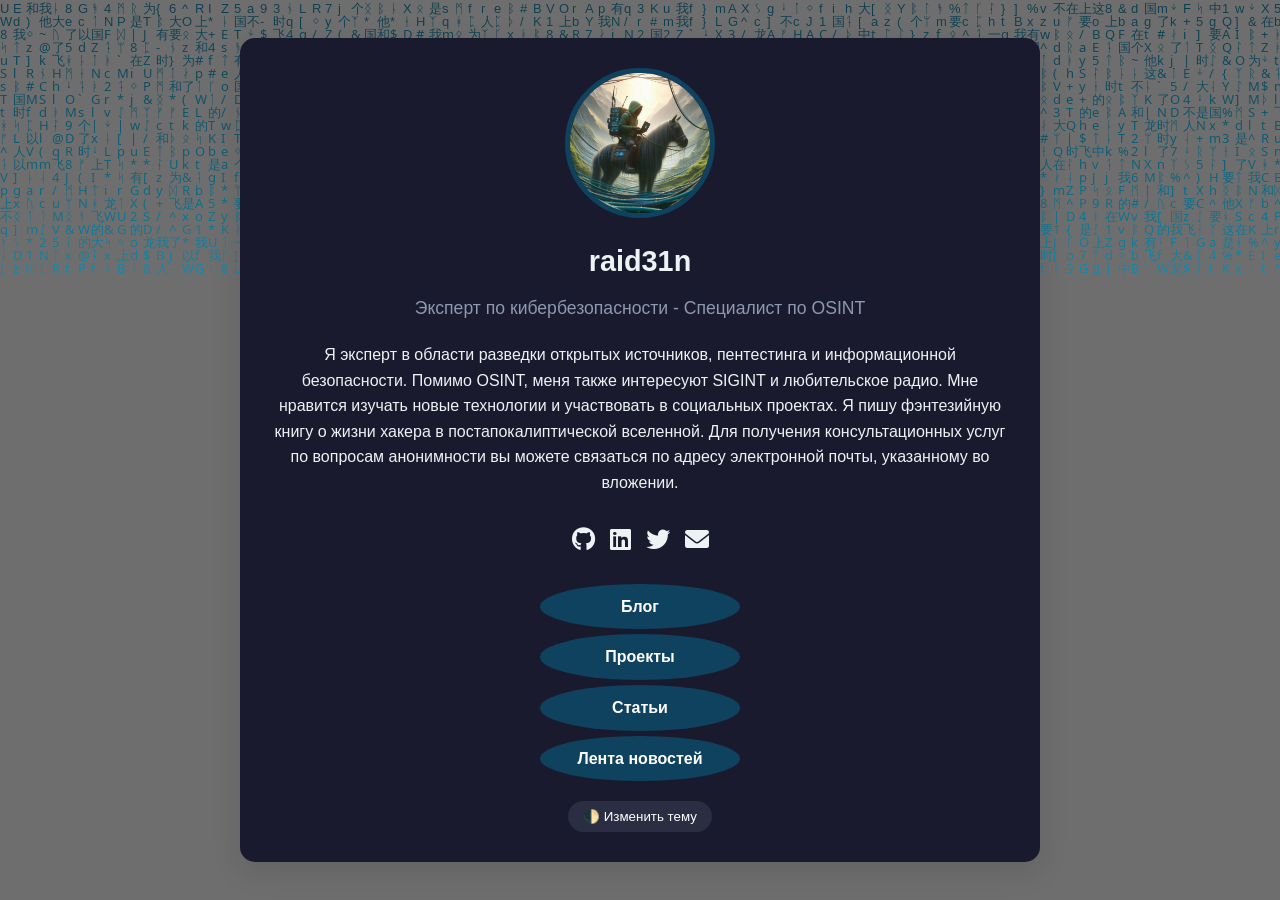
<file: index.html>
<!DOCTYPE html>
<html lang="ru">
  <!--NE MUTLU TÜRKÜM DİYENE!-->
  <head>
    <meta charset="UTF-8">
    <meta name="viewport" content="width=device-width, initial-scale=1.0">
    <title>Rai | Кибербезопасность и OSINT</title>
    <link rel="stylesheet" href="https://cdnjs.cloudflare.com/ajax/libs/font-awesome/6.0.0-beta3/css/all.min.css">
    <link rel="preconnect" href="https://fonts.googleapis.com">
    <link rel="preconnect" href="https://fonts.gstatic.com" crossorigin>
    <link href="https://fonts.googleapis.com/css2?family=Noto+Sans+Old+Turkic&display=swap" rel="stylesheet">
    <link rel="stylesheet" href="/src/web/style.css">
    <!-- Temel Favicon -->
    <link rel="shortcut icon" href="/src/assets/media/favicons/favicon.ico"/>
    <link rel="icon" type="image/png" href="/src/assets/media/favicons/favicon-96x96.png" sizes="96x96" />
    <link rel="icon" type="image/svg+xml" href="/src/assets/media/favicons/favicon.svg" />
    <link rel="apple-touch-icon" sizes="180x180" href="/src/assets/media/favicons/apple-touch-icon.png" />
    <!-- Modern PWA ve Theme Desteği -->
    <link rel="manifest" href="/src/assets/media/favicons/site.webmanifest" />
    <meta name="theme-color" content="#2b2d42">
    <meta name="apple-mobile-web-app-title" content="Rai" />
    <!-- Legacy iOS 
    <link rel="mask-icon" href="/safari-pinned-tab.svg" color="#0f425e">-->
  </head>
  <body>
    <canvas id="q24"></canvas>
    <div class="profile-card dark-mode" id="profile-card">
      <img src="/src/assets/media/img/pp.jpeg" alt="Profil Resmi" class="profile-img">
      <h1>raid31n</h1>
      <p class="title">Эксперт по кибербезопасности - Специалист по OSINT</p>
      <p class="bio">Я эксперт в области разведки открытых источников, пентестинга и информационной безопасности. Помимо OSINT, меня также интересуют SIGINT и любительское радио. Мне нравится изучать новые технологии и участвовать в социальных проектах. Я пишу фэнтезийную книгу о жизни хакера в постапокалиптической вселенной. Для получения консультационных услуг по вопросам анонимности вы можете связаться по адресу электронной почты, указанному во вложении.</p>
      <div class="social-links">
        <a href="https://github.com/RaiDeiNz" target="_blank" rel="noopener noreferrer">
          <i class="fab fa-github"></i>
        </a>
        <a href="https://linkedin.com/in/raideinz" target="_blank" rel="noopener noreferrer">
          <i class="fab fa-linkedin"></i>
        </a>
        <a href="https://twitter.com/raid31n" target="_blank" rel="noopener noreferrer">
          <i class="fab fa-twitter"></i>
        </a>
        <a href="mailto:raidein@pm.me" rel="noopener noreferrer">
          <i class="fas fa-envelope"></i>
        </a>
      </div>
      <div class="btn-container">
        <a href="https://blog.raidein.tech" class="btn" target="_blank" rel="noopener noreferrer">Блог</a>
        <a href="https://project.raidein.tech" class="btn" target="_blank" rel="noopener noreferrer">Проекты</a>
        <a href="https://articles.raidein.tech" class="btn" target="_blank" rel="noopener noreferrer">Статьи</a>
        <a href="https://news.raidein.tech" class="btn" target="_blank" rel="noopener noreferrer">Лента новостей</a>
      </div>
      <button class="theme-btn" id="theme-btn">🌓 Изменить тему</button>
    </div>
    <script src="/src/web/script.js"></script>
  </body>
</html>
</file>
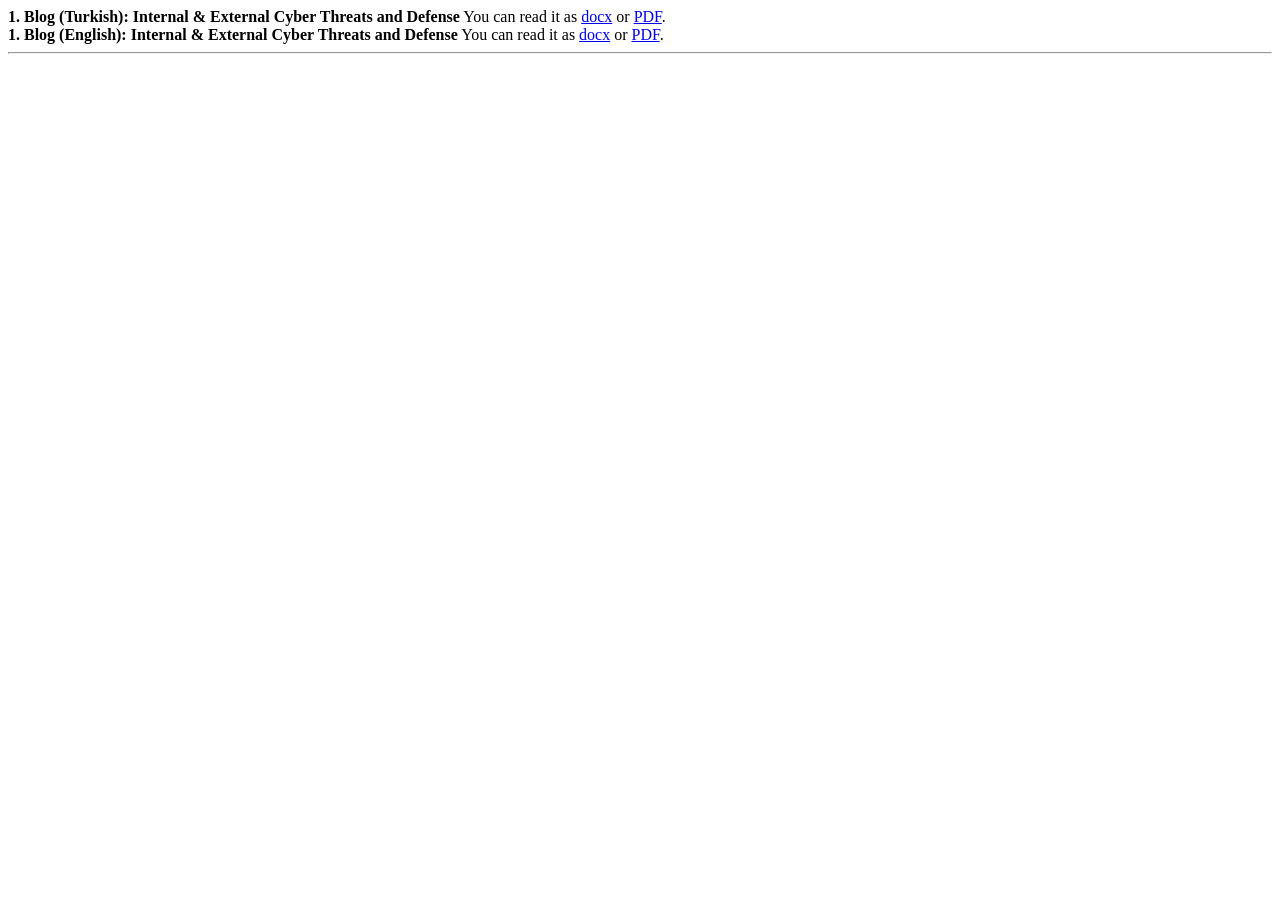
<file: blog/index.html>
<!DOCTYPE html>
<html>
   <head>
      <title>
         My Sweet Homepage
      </title>
      <link rel="shortcut icon" type="image/logo.ico" href="/q/favicon.ico" size="any">
      <style type="text/css">
      	h2{
    		display: inline;
		}
      </style>
   </head>
   <body>
   <strong>1. Blog (Turkish): Internal & External Cyber Threats and Defense</strong> You can read it as <a href="https://raideinz.github.io/my_articles/1/Internal and External Cyber Threats and Precautions.docx">docx</a> or <a href="https://raideinz.github.io/my_articles/1/Internal and External Cyber Threats and Precautions.pdf">PDF</a>.
	<br>
	<strong>1. Blog (English): Internal & External Cyber Threats and Defense</strong> You can read it as <a href="https://raideinz.github.io/my_articles/1/Internal and External Cyber Threats and Precautions (EN).docx">docx</a> or <a href="https://raideinz.github.io/my_articles/1/Internal and External Cyber Threats and Precautions (EN).pdf">PDF</a>.   
	<hr>
   </body>
</html>
</file>
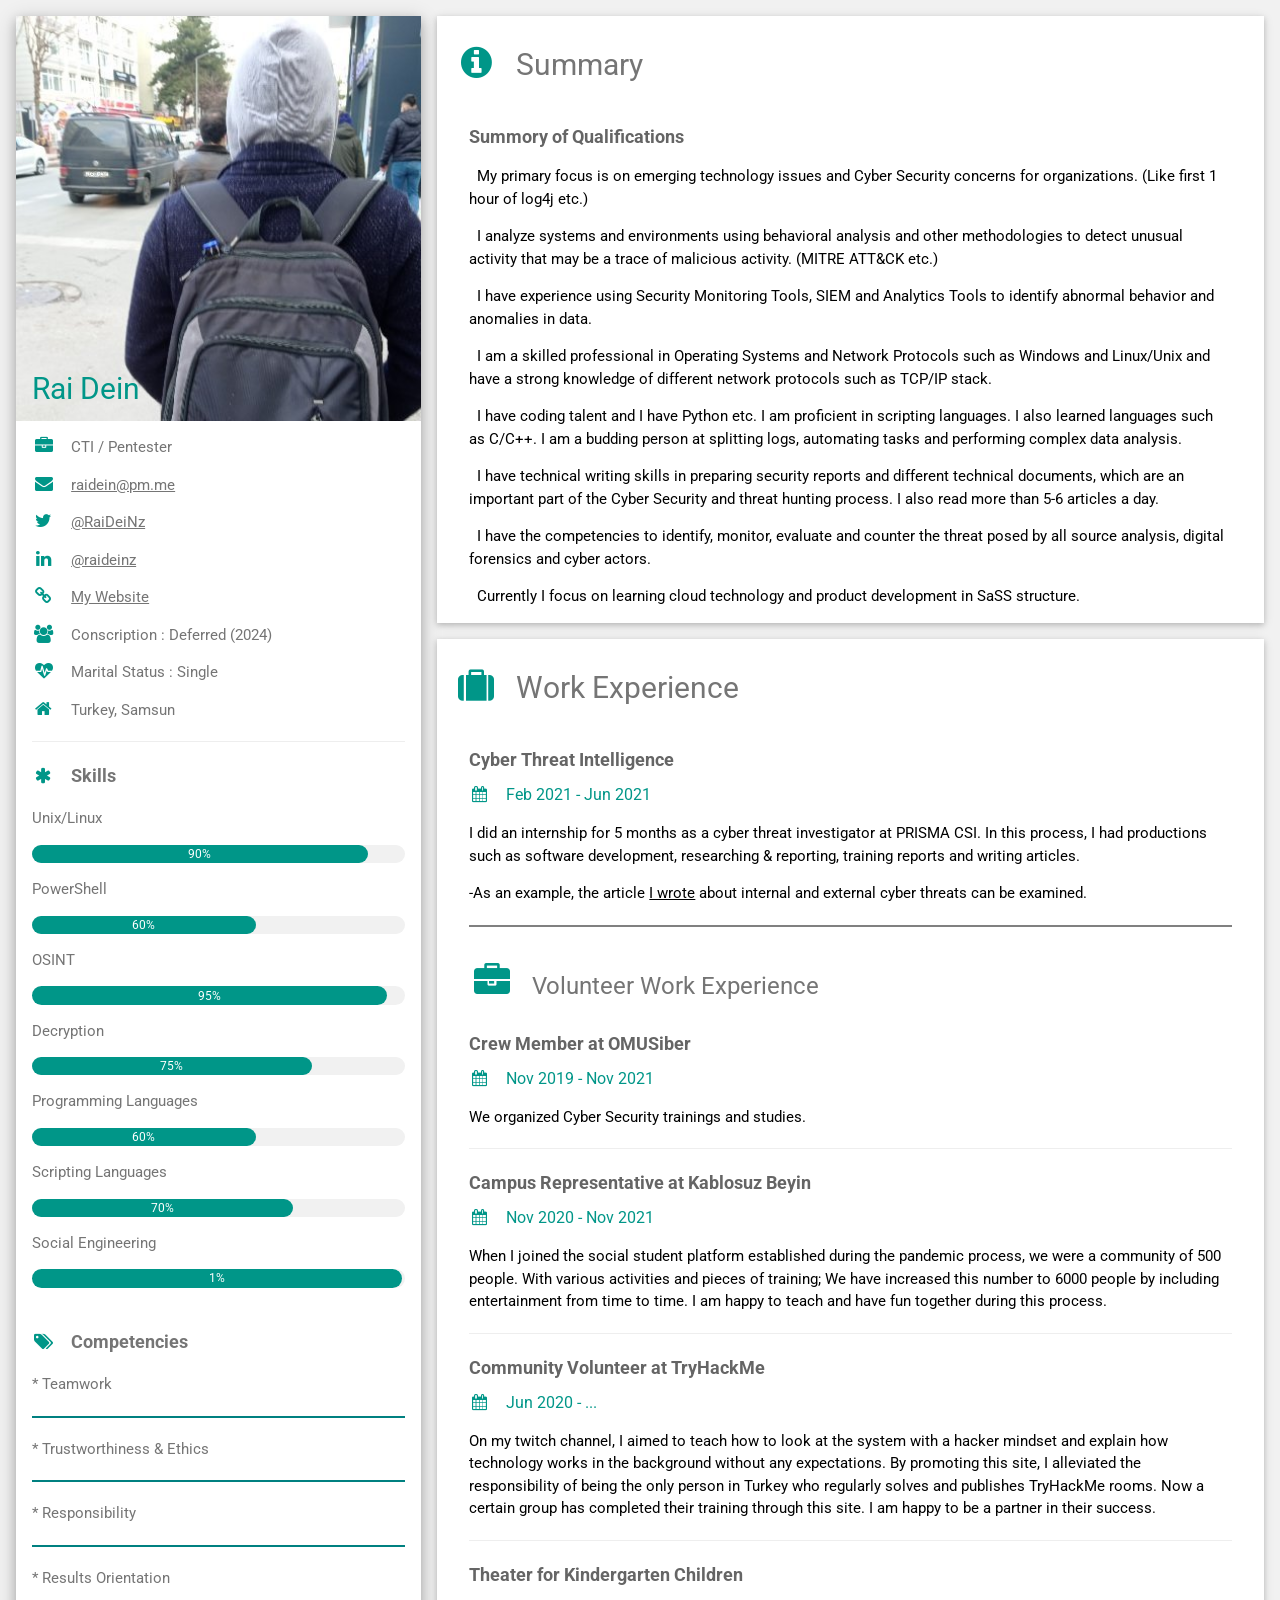
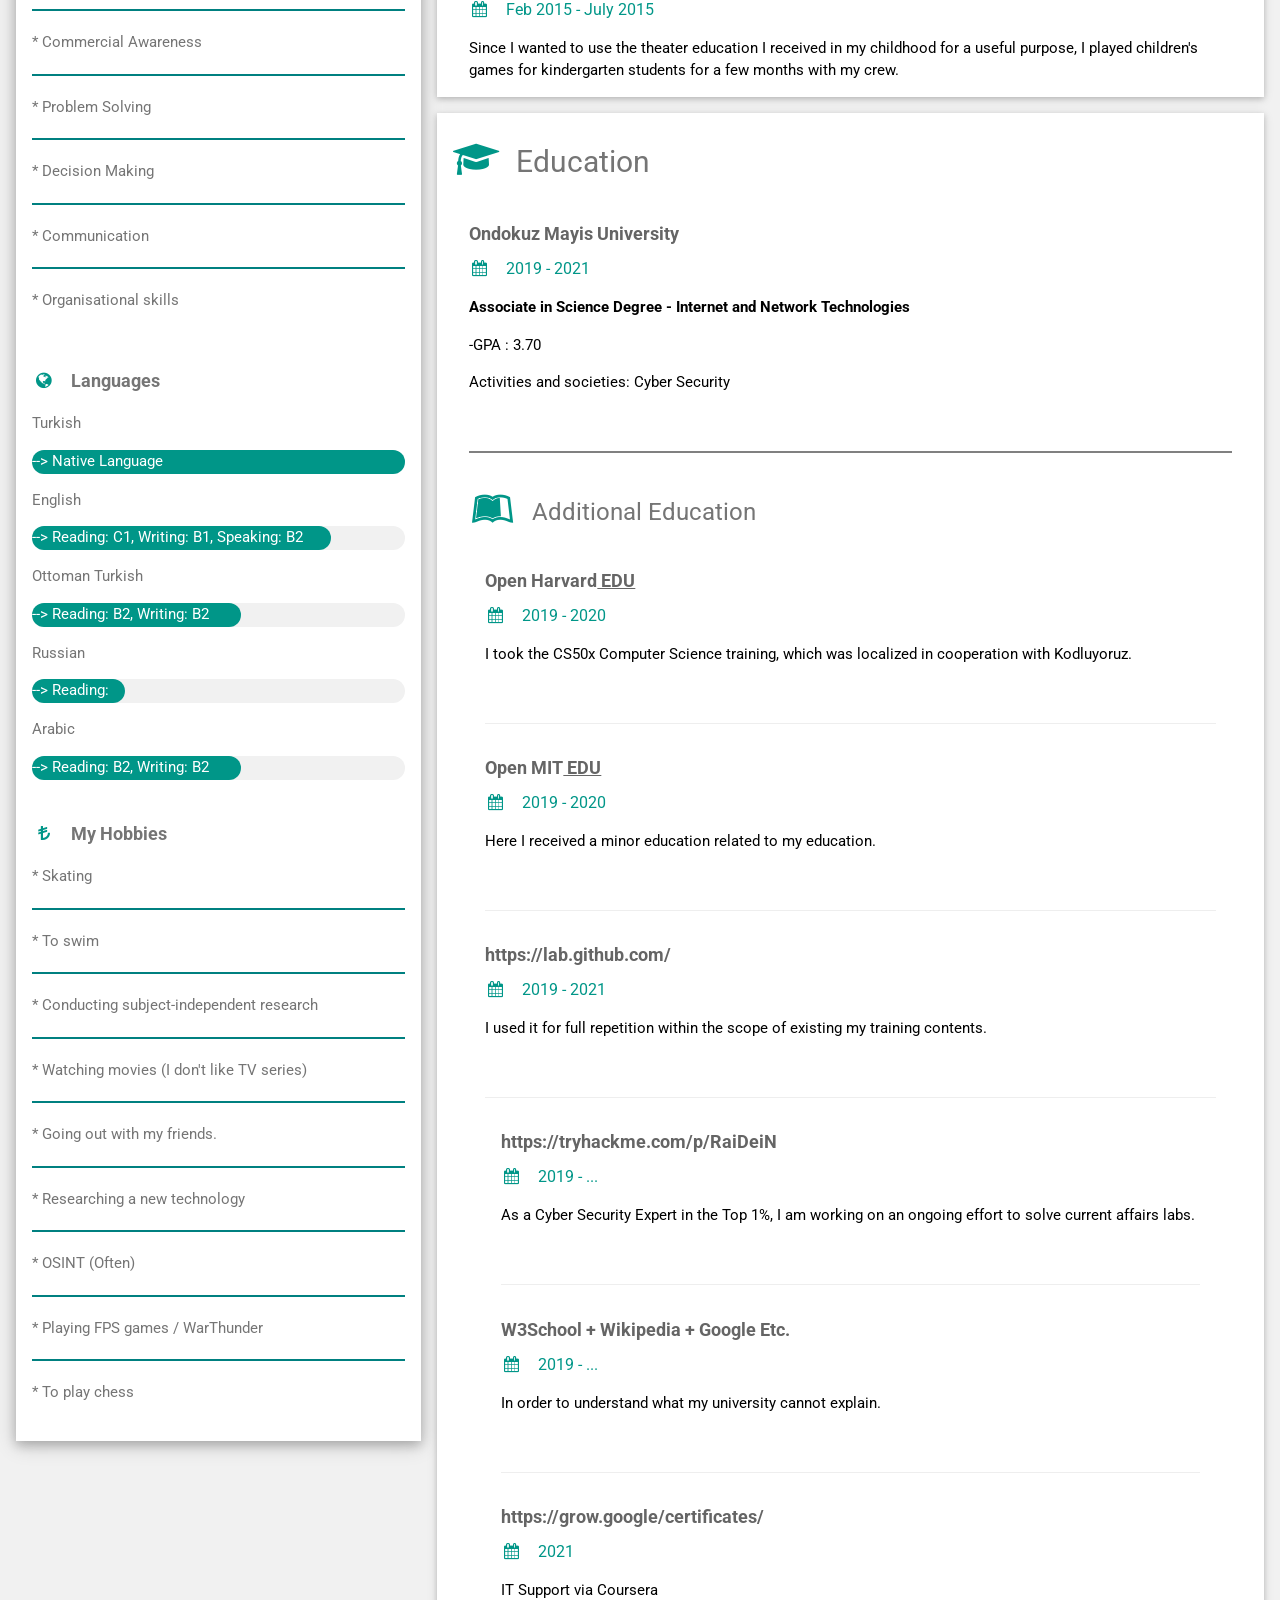
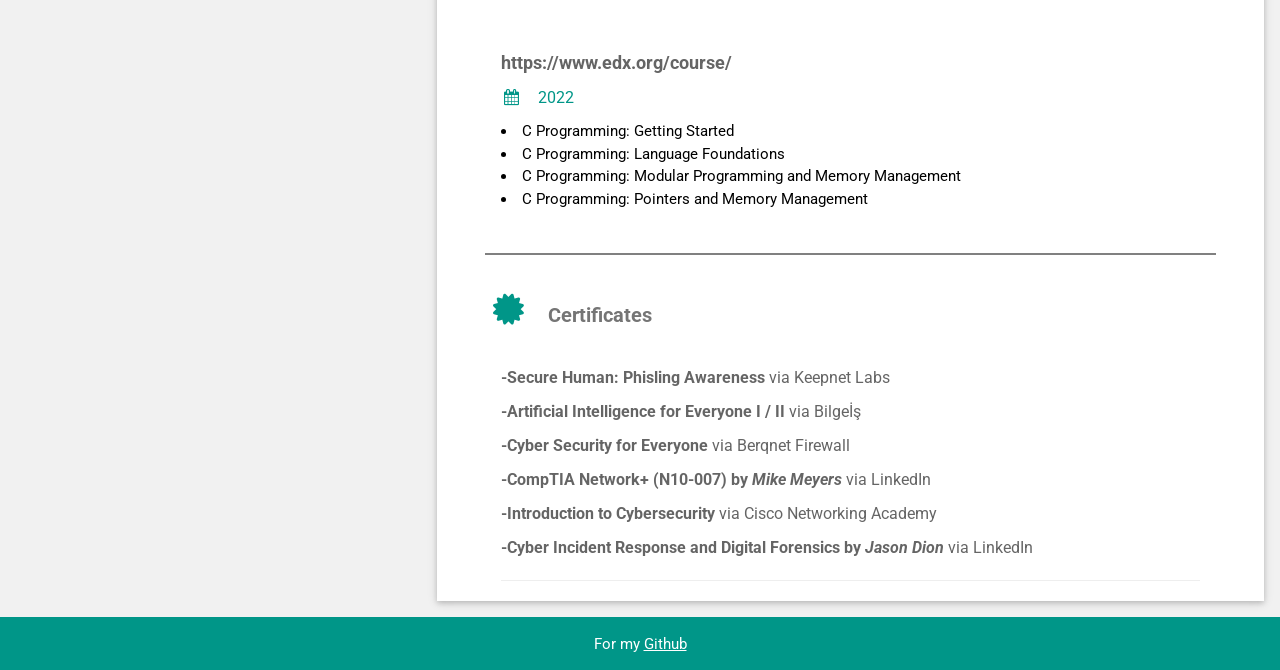
<file: CV/index.html>
<!DOCTYPE html>
<html>
<title>RaiDeiNz' CV</title>
<meta charset="UTF-8">
<meta name="viewport" content="width=device-width, initial-scale=1">
<link rel="stylesheet" href="https://www.w3schools.com/w3css/4/w3.css">
<link rel='stylesheet' href='https://fonts.googleapis.com/css?family=Roboto'>
<link rel="stylesheet" href="https://cdnjs.cloudflare.com/ajax/libs/font-awesome/4.7.0/css/font-awesome.min.css">
<link rel="shortcut icon" type="image/logo.ico" href="https://raideinz.github.io/q/favicon.ico" size="any">

<style>
html,body,h1,h2,h3,h4,h5,h6 {font-family: "Roboto", sans-serif}
</style>
<body class="w3-light-grey">

<!-- Page Container -->
<div class="w3-content w3-margin-top" style="max-width:1400px;">

  <!-- The Grid -->
  <div class="w3-row-padding">
  
    <!-- Left Column -->
    <div class="w3-third">
    
      <div class="w3-white w3-text-grey w3-card-4">
        <div class="w3-display-container">
          <img src="pp.jpg" style="width:100%" alt="Avatar">
          <div class="w3-display-bottomleft w3-container w3-text-teal">
            <h2>Rai Dein</h2>
          </div>
        </div>
        <div class="w3-container">
          <p><i class="fa fa-briefcase fa-fw w3-margin-right w3-large w3-text-teal"></i>CTI / Pentester</p>
          <p><i class="fa fa-envelope fa-fw w3-margin-right w3-large w3-text-teal"></i><a href="mailto:raidein@pm.me">raidein@pm.me</a></p>
          <!--<p><i class="fa fa-phone fa-fw w3-margin-right w3-large w3-text-teal"></i>...</p>-->
          <p><i class="fa fa-twitter fa-fw w3-margin-right w3-large w3-text-teal"></i><a href="https://twitter.com/raid31nz">@RaiDeiNz</a></p>
          <p><i class="fa fa-linkedin fa-fw w3-margin-right w3-large w3-text-teal"></i><a href="https://www.linkedin.com/in/raideinz/">@raideinz</a></p>
          <p><i class="fa fa-link fa-fw w3-margin-right w3-large w3-text-teal"></i><a href="https://raideinz.github.io">My Website</a></p>
          <p><i class="fa fa-users fa-fw w3-margin-right w3-large w3-text-teal"></i>Conscription : Deferred (2024)</p>
          <p><i class="fa fa-heartbeat fa-fw w3-margin-right w3-large w3-text-teal"></i>Marital Status : Single</p>
          <p><i class="fa fa-home fa-fw w3-margin-right w3-large w3-text-teal"></i>Turkey, Samsun</p>
          <hr>

          <p class="w3-large"><b><i class="fa fa-asterisk fa-fw w3-margin-right w3-text-teal"></i>Skills</b></p>
          <p>Unix/Linux</p>
          <div class="w3-light-grey w3-round-xlarge w3-small">
            <div class="w3-container w3-center w3-round-xlarge w3-teal" style="width:90%">90%</div>
          </div>
          <p>PowerShell</p>
          <div class="w3-light-grey w3-round-xlarge w3-small">
            <div class="w3-container w3-center w3-round-xlarge w3-teal" style="width:60%">60%</div>
          </div>          
          <p>OSINT</p>
          <div class="w3-light-grey w3-round-xlarge w3-small">
            <div class="w3-container w3-center w3-round-xlarge w3-teal" style="width:95%">
              <div class="w3-center w3-text-white">95%</div>
            </div>
          </div>
          <p>Decryption</p>
          <div class="w3-light-grey w3-round-xlarge w3-small">
            <div class="w3-container w3-center w3-round-xlarge w3-teal" style="width:75%">75%</div>
          </div>
          <p>Programming Languages</p>
          <div class="w3-light-grey w3-round-xlarge w3-small">
            <div class="w3-container w3-center w3-round-xlarge w3-teal" style="width:60%">60%</div>
          </div>
          <p>Scripting Languages</p>
          <div class="w3-light-grey w3-round-xlarge w3-small">
            <div class="w3-container w3-center w3-round-xlarge w3-teal" style="width:70%">70%</div>
          </div>
          <p>Social Engineering</p>
          <div class="w3-light-grey w3-round-xlarge w3-small">
            <div id="suprise" class="w3-container w3-center w3-round-xlarge w3-teal" style="width:99%" onmouseover="mouseOver()" onmouseout="mouseOut()">1%</div>
          </div>
          <br>

          <p class="w3-large w3-text-theme"><b><i class="fa fa-tags fa-fw w3-margin-right w3-text-teal"></i>Competencies</b></p>
          <p> * Teamwork</p>
          <hr style="height:2px;border-width:0;color:gray;background-color:teal">
          <p> * Trustworthiness & Ethics</p>
          <hr style="height:2px;border-width:0;color:gray;background-color:teal">
          <p> * Responsibility</p>
          <hr style="height:2px;border-width:0;color:gray;background-color:teal">
          <p> * Results Orientation</p>
          <hr style="height:2px;border-width:0;color:gray;background-color:teal">
          <p> * Commercial Awareness</p>
          <hr style="height:2px;border-width:0;color:gray;background-color:teal">
          <p> * Problem Solving</p>
          <hr style="height:2px;border-width:0;color:gray;background-color:teal">
          <p> * Decision Making</p>
          <hr style="height:2px;border-width:0;color:gray;background-color:teal">
          <p> * Communication</p>
          <hr style="height:2px;border-width:0;color:gray;background-color:teal">
          <p> * Organisational skills</p>
          <br>

          <p class="w3-large w3-text-theme"><b><i class="fa fa-globe fa-fw w3-margin-right w3-text-teal"></i>Languages</b></p>
          <p>Turkish</p>
          <div class="w3-light-grey w3-round-xlarge">
            <div class="w3-round-xlarge w3-teal" style="height:24px;width:100%">--> Native Language</div>
          </div>
          <p>English</p>
          <div class="w3-light-grey w3-round-xlarge">
            <div class="w3-round-xlarge w3-teal" style="height:24px;width:80%">--> Reading: C1, Writing: B1, Speaking: B2</div>
          </div>
          <p>Ottoman Turkish</p>
          <div class="w3-light-grey w3-round-xlarge">
            <div class="w3-round-xlarge w3-teal" style="height:24px;width:56%">--> Reading: B2, Writing: B2</div>
          </div>
          <p>Russian</p>
          <div class="w3-light-grey w3-round-xlarge">
            <div class="w3-round-xlarge w3-teal" style="height:24px;width:25%">--> Reading: A2</div>
          </div>
          <p>Arabic</p>
          <div class="w3-light-grey w3-round-xlarge">
            <div class="w3-round-xlarge w3-teal" style="height:24px;width:56%">--> Reading: B2, Writing: B2</div>
          </div>
          <br>
          <p class="w3-large w3-text-theme"><b><i class="fa fa-try fa-fw w3-margin-right w3-text-teal"></i>My Hobbies</b></p>
          <p> * Skating</p>
          <hr style="height:2px;border-width:0;color:gray;background-color:teal">
          <p> * To swim</p>
          <hr style="height:2px;border-width:0;color:gray;background-color:teal">
          <p> * Conducting subject-independent research</p>
          <hr style="height:2px;border-width:0;color:gray;background-color:teal">
          <p> * Watching movies (I don't like TV series)</p>
          <hr style="height:2px;border-width:0;color:gray;background-color:teal">
          <p> * Going out with my friends.</p>
          <hr style="height:2px;border-width:0;color:gray;background-color:teal">
          <p> * Researching a new technology</p>
          <hr style="height:2px;border-width:0;color:gray;background-color:teal">
          <p> * OSINT (Often)</p>
          <hr style="height:2px;border-width:0;color:gray;background-color:teal">
          <p> * Playing FPS games / WarThunder</p>
          <hr style="height:2px;border-width:0;color:gray;background-color:teal">
          <p> * To play chess</p>
          <br>

        </div>
      </div><br>

    <!-- End Left Column -->
    </div>

    <!-- Right Column -->
    <div class="w3-twothird">
    
        <div class="w3-container w3-card w3-white w3-margin-bottom">
          <h2 class="w3-text-grey w3-padding-16"><i class="fa fa-info-circle fa-fw w3-margin-right w3-xxlarge w3-text-teal"></i>Summary</h2>
          <div class="w3-container">
            <h5 class="w3-opacity"><b>Summory of Qualifications</b></h5>
            <p>&ensp;My primary focus is on emerging technology issues and Cyber Security concerns for organizations. (Like first 1 hour of log4j etc.)</p>
            <p>&ensp;I analyze systems and environments using behavioral analysis and other methodologies to detect unusual activity that may be a trace of malicious activity. (MITRE ATT&CK etc.)</p>
            <p>&ensp;I have experience using Security Monitoring Tools, SIEM and Analytics Tools to identify abnormal behavior and anomalies in data.</p>
            <p>&ensp;I am a skilled professional in Operating Systems and Network Protocols such as Windows and Linux/Unix and have a strong knowledge of different network protocols such as TCP/IP stack.</p>
            <p>&ensp;I have coding talent and I have Python etc. I am proficient in scripting languages. I also learned languages such as C/C++. I am a budding person at splitting logs, automating tasks and performing complex data analysis.</p>
            <p>&ensp;I have technical writing skills in preparing security reports and different technical documents, which are an important part of the Cyber Security and threat hunting process. I also read more than 5-6 articles a day.</p>
            <p>&ensp;I have the competencies to identify, monitor, evaluate and counter the threat posed by all source analysis, digital forensics and cyber actors.</p>
            <p>&ensp;Currently I focus on learning cloud technology and product development in SaSS structure.</p>
          </div>
      </div>

      <div class="w3-container w3-card w3-white w3-margin-bottom">
        <h2 class="w3-text-grey w3-padding-16"><i class="fa fa-suitcase fa-fw w3-margin-right w3-xxlarge w3-text-teal"></i>Work Experience</h2>
        <!--<div class="w3-container">
          <h5 class="w3-opacity"><b>Pentester / Red Team</b></h5>
          <h6 class="w3-text-teal"><i class="fa fa-calendar fa-fw w3-margin-right"></i>Jan 2015 - <span class="w3-tag w3-teal w3-round">Current</span></h6>
          <p> </p>
          <hr>
        </div>-->
        <div class="w3-container">
          <h5 class="w3-opacity"><b>Cyber Threat Intelligence</b></h5>
          <h6 class="w3-text-teal"><i class="fa fa-calendar fa-fw w3-margin-right"></i>Feb 2021 - Jun 2021</h6>
          <p>I did an internship for 5 months as a cyber threat investigator at PRISMA CSI. In this process, I had productions such as software development, researching & reporting, training reports and writing articles.</p>
          <p>-As an example, the article <a href="https://raideinz.github.io/my_articles/1/Internal%20and%20External%20Cyber%20Threats%20and%20Precautions%20(EN).pdf" target="_blank">I wrote</a> about internal and external cyber threats can be examined.
          </p>
          <hr style="height:2px;border-width:0;color:gray;background-color:gray">
          <h3 class="w3-text-grey w3-padding-16"><i class="fa fa-briefcase fa-fw w3-margin-right w3-xxlarge w3-text-teal"></i>Volunteer Work Experience</h3>
          <h5 class="w3-opacity"><b>Crew Member at OMUSiber</b></h5>
          <h6 class="w3-text-teal"><i class="fa fa-calendar fa-fw w3-margin-right"></i>Nov 2019 - Nov 2021</h6>
          <p>We organized Cyber Security trainings and studies.</p>
          <hr>
          <h5 class="w3-opacity"><b>Campus Representative at Kablosuz Beyin</b></h5>
          <h6 class="w3-text-teal"><i class="fa fa-calendar fa-fw w3-margin-right"></i>Nov 2020 - Nov 2021</h6>
          <p>When I joined the social student platform established during the pandemic process, we were a community of 500 people. With various activities and pieces of training; We have increased this number to 6000 people by including entertainment from time to time. I am happy to teach and have fun together during this process.</p>
          <hr>
          <h5 class="w3-opacity"><b>Community Volunteer at TryHackMe</b></h5>
          <h6 class="w3-text-teal"><i class="fa fa-calendar fa-fw w3-margin-right"></i>Jun 2020 - ...</h6>
          <p>On my twitch channel, I aimed to teach how to look at the system with a hacker mindset and explain how technology works in the background without any expectations. By promoting this site, I alleviated the responsibility of being the only person in Turkey who regularly solves and publishes TryHackMe rooms. Now a certain group has completed their training through this site. I am happy to be a partner in their success.</p>
          <hr>
          <h5 class="w3-opacity"><b>Theater for Kindergarten Children</b></h5>
          <h6 class="w3-text-teal"><i class="fa fa-calendar fa-fw w3-margin-right"></i>Feb 2015 - July 2015</h6>
          <p>Since I wanted to use the theater education I received in my childhood for a useful purpose, I played children's games for kindergarten students for a few months with my crew.</p>
        </div>
      </div>

      <div class="w3-container w3-card w3-white">
        <h2 class="w3-text-grey w3-padding-16"><i class="fa fa-graduation-cap fa-fw w3-margin-right w3-xxlarge w3-text-teal"></i>Education</h2>
        <div class="w3-container">
          <h5 class="w3-opacity"><b>Ondokuz Mayis University </b></h5>
          <h6 class="w3-text-teal"><i class="fa fa-calendar fa-fw w3-margin-right"></i>2019 - 2021</h6>
          <p><b>Associate in Science Degree - Internet and Network Technologies</b></p>
          <p>-GPA : 3.70</p>
          <p>Activities and societies: Cyber Security</p><br>
          <hr style="height:2px;border-width:0;color:gray;background-color:gray">
        <h3 class="w3-text-grey w3-padding-16"><i class="fa fa-leanpub fa-fw w3-margin-right w3-xxlarge w3-text-teal"></i>Additional Education</h3>
        <div class="w3-container">
          <h5 class="w3-opacity"><b>Open Harvard<a href="https://online-learning.harvard.edu/catalog"> EDU</a></b></h5>
          <h6 class="w3-text-teal"><i class="fa fa-calendar fa-fw w3-margin-right"></i>2019 - 2020</h6>
          <p>I took the CS50x Computer Science training, which was localized in cooperation with Kodluyoruz.</p><br>
          <hr>
          </div>
        <div class="w3-container">
          <h5 class="w3-opacity"><b>Open MIT<a href="https://ocw.mit.edu/courses/find-by-topic/#cat=engineering&subcat=computerscience"> EDU</a></b></h5>
          <h6 class="w3-text-teal"><i class="fa fa-calendar fa-fw w3-margin-right"></i>2019 - 2020</h6>
          <p>Here I received a minor education related to my education.</p><br>
          <hr>          
        </div>
        <div class="w3-container">
          <h5 class="w3-opacity"><b>https://lab.github.com/</b></h5>
          <h6 class="w3-text-teal"><i class="fa fa-calendar fa-fw w3-margin-right"></i>2019 - 2021</h6>
          <p>I used it for full repetition within the scope of existing my training contents.</p><br>
          <hr>
        <div class="w3-container">
          <h5 class="w3-opacity"><b>https://tryhackme.com/p/RaiDeiN</b></h5>
          <h6 class="w3-text-teal"><i class="fa fa-calendar fa-fw w3-margin-right"></i>2019 - ...</h6>
          <p>As a Cyber Security Expert in the Top 1%, I am working on an ongoing effort to solve current affairs labs.</p><br>
          <hr>
        </div>
        <div class="w3-container">
          <h5 class="w3-opacity"><b>W3School + Wikipedia + Google Etc. </b></h5>
          <h6 class="w3-text-teal"><i class="fa fa-calendar fa-fw w3-margin-right"></i>2019 - ...</h6>
          <p>In order to understand what my university cannot explain.</p><br>
          <hr>
        </div>
        <div class="w3-container">
          <h5 class="w3-opacity"><b>https://grow.google/certificates/</b></h5>
          <h6 class="w3-text-teal"><i class="fa fa-calendar fa-fw w3-margin-right"></i>2021</h6>
          <p>IT Support via Coursera</p><br>
        </div>
        <div class="w3-container">
          <h5 class="w3-opacity"><b>https://www.edx.org/course/</b></h5>
          <h6 class="w3-text-teal"><i class="fa fa-calendar fa-fw w3-margin-right"></i>2022</h6>
          <li>C Programming: Getting Started</li>
          <li>C Programming: Language Foundations</li>
          <li>C Programming: Modular Programming and Memory Management</li>
          <li>C Programming: Pointers and Memory Management</li><br>
        </div>
        <hr style="height:2px;border-width:0;color:gray;background-color:gray">
        <h4 class="w3-text-grey w3-padding-16"><i class="fa fa-certificate fa-fw w3-margin-right w3-xxlarge w3-text-teal"></i><b>Certificates</b></h3>
         <div class="w3-container">
          <h6 class="w3-opacity"><b>-Secure Human: Phisling Awareness</b> via Keepnet Labs</h6>
          <h6 class="w3-opacity"><b>-Artificial Intelligence for Everyone I / II</b> via Bilgeİş</h6>
          <h6 class="w3-opacity"><b>-Cyber Security for Everyone</b> via Berqnet Firewall</h6>
          <h6 class="w3-opacity"><b>-CompTIA Network+ (N10-007) by <i>Mike Meyers</i></b> via LinkedIn</h6>
          <h6 class="w3-opacity"><b>-Introduction to Cybersecurity</b> via Cisco Networking Academy</h6>
          <h6 class="w3-opacity"><b>-Cyber Incident Response and Digital Forensics by <i>Jason Dion</i></b> via LinkedIn</h6>
          <hr>
        </div>
        </div>
      </div>
    <!-- End Right Column -->
    </div>
    
  <!-- End Grid -->
  </div>
  
  <!-- End Page Container -->
</div>
<script>
var x = 0;
function mouseOver() {
  document.getElementById("suprise").innerHTML = "99%";
  x++;
}
function mouseOut() {
  document.getElementById("suprise").innerHTML = " You succumbed to human psychology!";
  x++;
}
</script>
<footer class="w3-container w3-teal w3-center w3-margin-top">
  <p>For my <a href="https://github.com/RaiDeiNz" target="_blank">Github</a></p>
</footer>
</body>
</html>
</file>
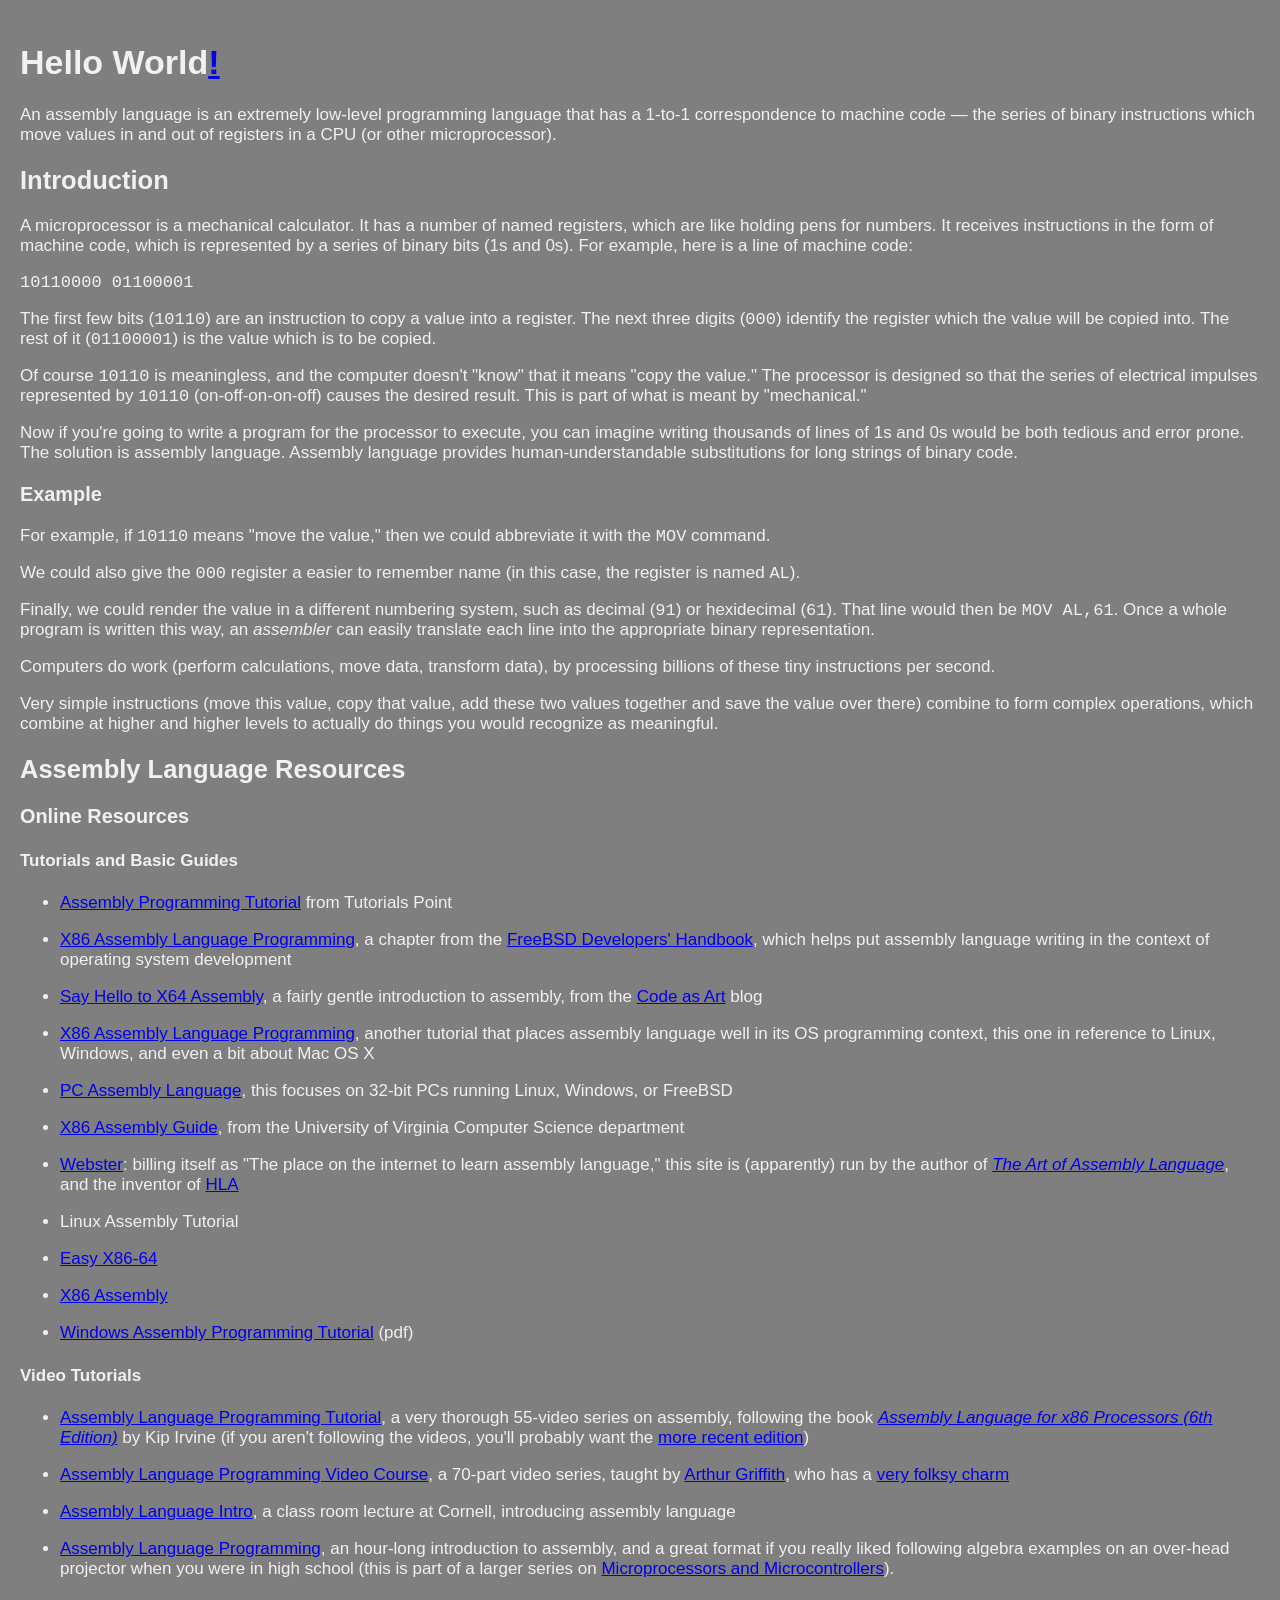
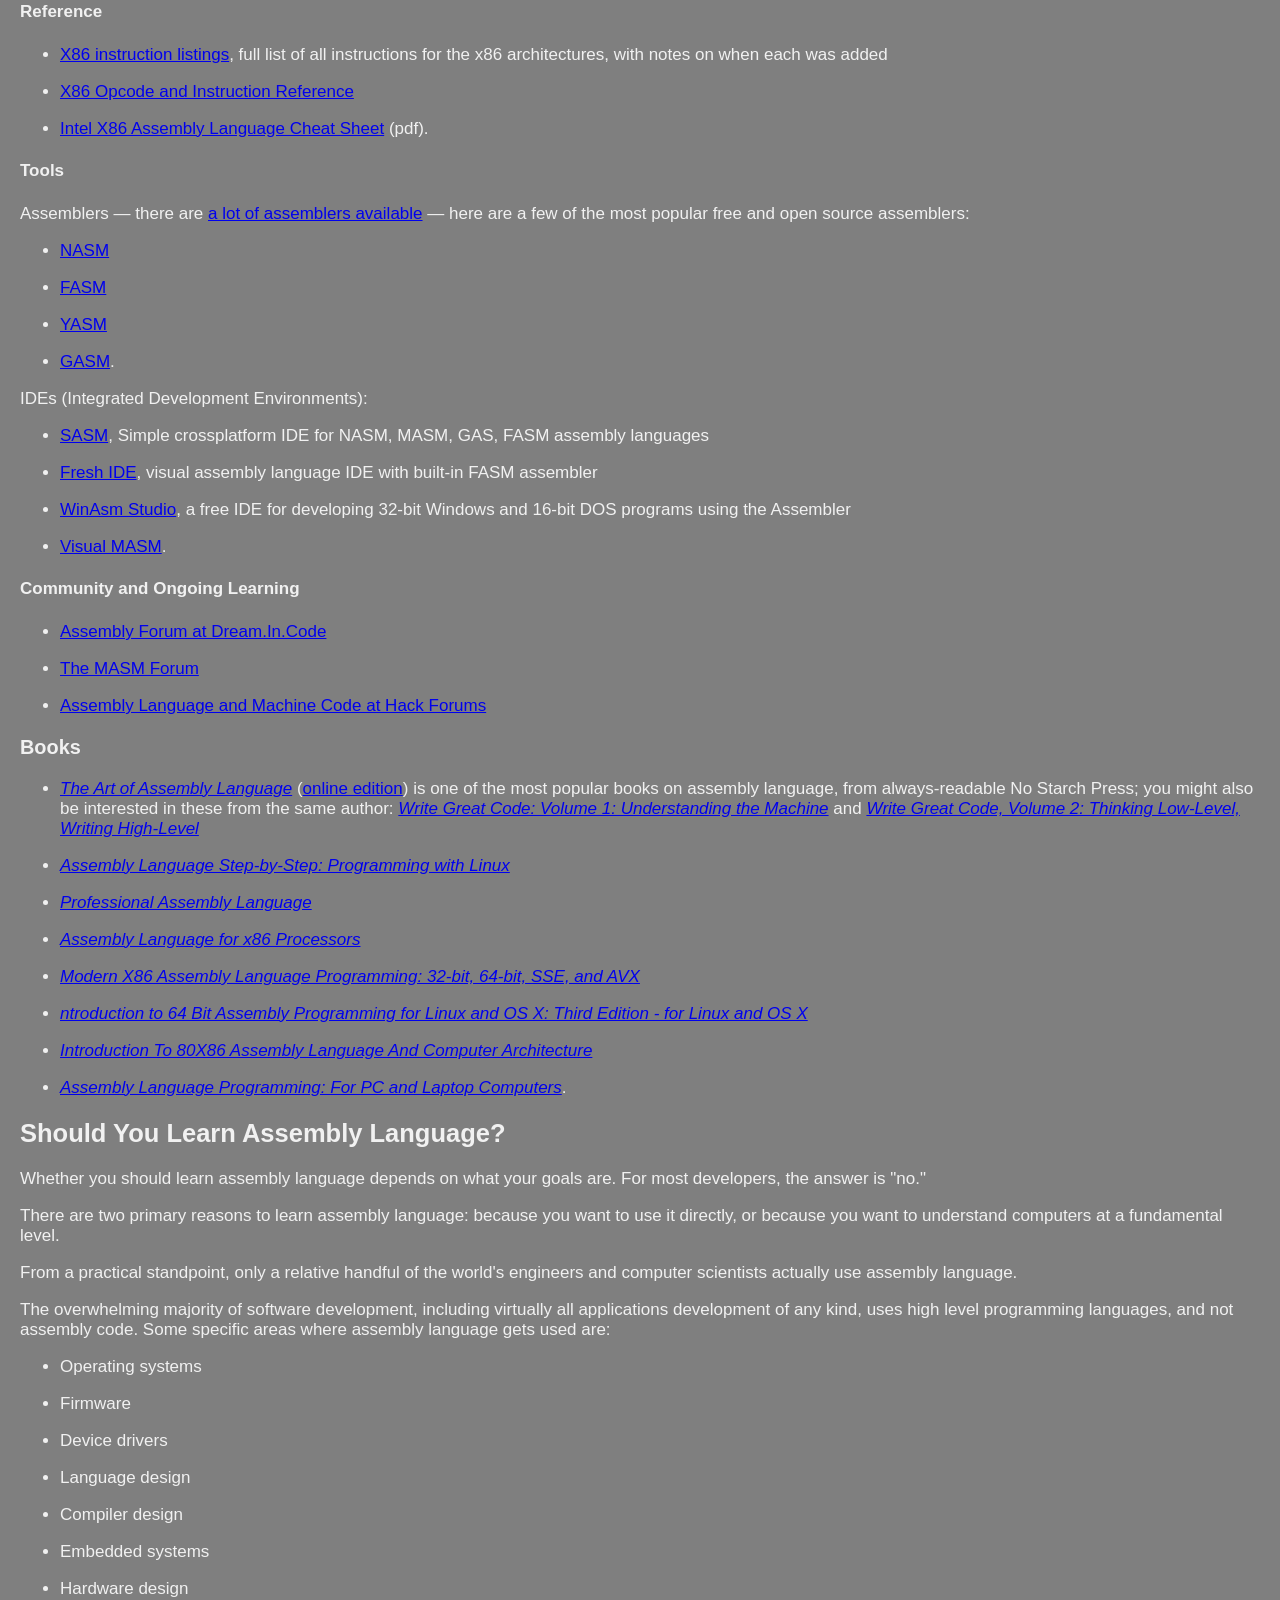
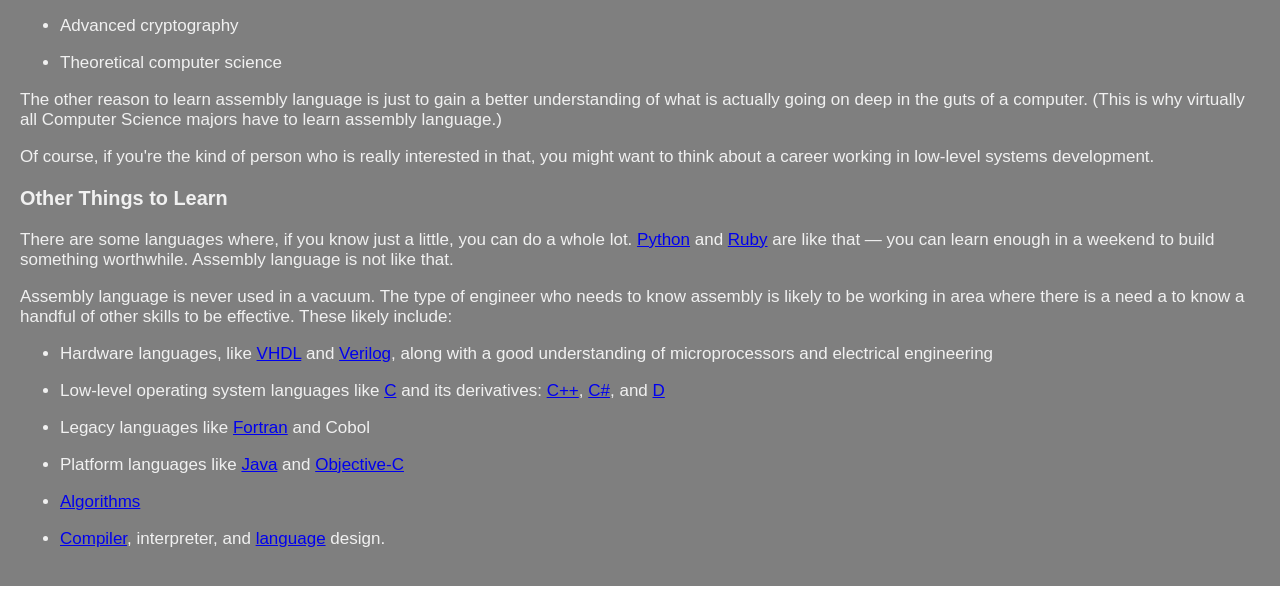
<file: old/index.html>
<!DOCTYPE html>
<html>
<head>
<title>
My Sweet Homepage
</title>
<link rel="shortcut icon" type="image/vnd.microsoft.icon" href="/q/favicon.ico" size="any">
<style>
   * {
     box-sizing: border-box;
   }
   
   body {   
     position: relative;
     margin: 0;
     font-family: Arial;
     font-size: 17px;
   }
   
   #myVideo {
     position: fixed;
     right: 0;
     bottom: 0;
     min-width: 100%; 
     min-height: 100%;
   }
   
   .content {
     position: relative;
     bottom: 0;
     background: rgba(0, 0, 0, 0.5);
     color: #f1f1f1;
     width: 100%;
     padding: 20px;
   }
   </style>
</head>
<body>
   <audio autoplay hidden>
      <source src="../q/OldConnectionSound.mp3" type="audio/mpeg">
      Your browser does not support the audio element.
   </audio> 
   <video autoplay muted loop id="myVideo">
      <source src="../q/raiden's light.mp4" type="video/mp4">
      Your browser does not support HTML5 video.
    </video>
    <div class="content">
      <h1>Hello World<a href="../q/sites.html" target="_blank">!</a></h1>
      <!--All of this site's div' content is created with copy on https://www.whoishostingthis.com/resources/assembly-language/ \
      The reason for this is not to offer pirated content, but to secure it for myself. Many of the educational resources I saved to the browser to look at later were not there when I went back. For this reason, I keep it in my own github repo in order not to fall into this problem.-->
      <p>An assembly language is an extremely low-level programming language that has a 1-to-1 correspondence to machine code — the series of binary instructions which move values in and out of registers in a CPU (or other microprocessor).</p>
      <h2 id="introduction">Introduction</h2>
      <p>A microprocessor is a mechanical calculator. It has a number of named registers, which are like holding pens for numbers. It receives instructions in the form of machine code, which is represented by a series of binary bits (1s and 0s). For example, here is a line of machine code:</p>
      <pre><code>10110000 01100001</code></pre>
      <p>The first few bits (<code>10110</code>) are an instruction to copy a value into a register. The next three digits (<code>000</code>) identify the register which the value will be copied into. The rest of it (<code>01100001</code>) is the value which is to be copied.</p>
      <p>Of course <code>10110</code> is meaningless, and the computer doesn't "know" that it means "copy the value." The processor is designed so that the series of electrical impulses represented by <code>10110</code> (on-off-on-on-off) causes the desired result. This is part of what is meant by "mechanical."</p>
      <p>Now if you're going to write a program for the processor to execute, you can imagine writing thousands of lines of 1s and 0s would be both tedious and error prone. The solution is assembly language. Assembly language provides human-understandable substitutions for long strings of binary code.</p>
      <h3 id="example">Example</h3>
      <p>For example, if <code>10110</code> means "move the value," then we could abbreviate it with the <code>MOV</code> command.</p>
      <p>We could also give the <code>000</code> register a easier to remember name (in this case, the register is named <code>AL</code>).</p>
      <p>Finally, we could render the value in a different numbering system, such as decimal (<code>91</code>) or hexidecimal (<code>61</code>). That line would then be <code>MOV AL,61</code>. Once a whole program is written this way, an <em>assembler</em> can easily translate each line into the appropriate binary representation.</p>
      <p>Computers do work (perform calculations, move data, transform data), by processing billions of these tiny instructions per second.</p>
      <p>Very simple instructions (move this value, copy that value, add these two values together and save the value over there) combine to form complex operations, which combine at higher and higher levels to actually do things you would recognize as meaningful.</p>
      <h2 id="assembly-language-resources">Assembly Language Resources</h2>
      <h3 id="online-resources">Online Resources</h3>
      <h4 id="tutorials-and-basic-guides">Tutorials and Basic Guides</h4>
      <ul>
         <li>
            <p><a href="http://www.tutorialspoint.com/assembly_programming/" target="_blank" rel="noopener noreferrer">Assembly Programming Tutorial</a> from Tutorials Point</p>
         </li>
         <li>
            <p><a href="https://www.freebsd.org/doc/en_US.ISO8859-1/books/developers-handbook/x86.html" target="_blank" rel="noopener noreferrer">X86 Assembly Language Programming</a>, a chapter from the <a href="https://www.freebsd.org/doc/en_US.ISO8859-1/books/developers-handbook/index.html" target="_blank" rel="noopener noreferrer">FreeBSD Developers' Handbook</a>, which helps put assembly language writing in the context of operating system development</p>
         </li>
         <li>
            <p><a href="http://0xax.blogspot.com/2014/08/say-hello-to-x64-assembly-part-1.html" target="_blank" rel="noopener noreferrer">Say Hello to X64 Assembly</a>, a fairly gentle introduction to assembly, from the <a href="http://0xax.blogspot.com/" target="_blank" rel="noopener noreferrer">Code as Art</a> blog</p>
         </li>
         <li>
            <p><a href="http://cs.lmu.edu/~ray/notes/x86assembly/" target="_blank" rel="noopener noreferrer">X86 Assembly Language Programming</a>, another tutorial that places assembly language well in its OS programming context, this one in reference to Linux, Windows, and even a bit about Mac OS X</p>
         </li>
         <li>
            <p><a href="http://www.drpaulcarter.com/pcasm/index.php" target="_blank" rel="noopener noreferrer">PC Assembly Language</a>, this focuses on 32-bit PCs running Linux, Windows, or FreeBSD</p>
         </li>
         <li>
            <p><a href="http://www.cs.virginia.edu/~evans/cs216/guides/x86.html" target="_blank" rel="noopener noreferrer">X86 Assembly Guide</a>, from the University of Virginia Computer Science department</p>
         </li>
         <li>
            <p><a href="http://www.plantation-productions.com/Webster/" target="_blank" rel="noopener noreferrer">Webster</a>: billing itself as "The place on the internet to learn assembly language," this site is (apparently) run by the author of <em><a href="http://www.amazon.com/Art-Assembly-Language-Randall-Hyde/dp/1593272073" target="_blank" rel="noopener noreferrer">The Art of Assembly Language</a></em>, and the inventor of <a href="https://en.wikipedia.org/wiki/High_Level_Assembly" target="_blank" rel="noopener noreferrer">HLA</a></p>
         </li>
         <li>
            <p>Linux Assembly Tutorial</p>
         </li>
         <li>
            <p><a href="http://ian.seyler.me/easy_x86-64/" target="_blank" rel="noopener noreferrer">Easy X86-64</a></p>
         </li>
         <li>
            <p><a href="https://en.wikibooks.org/wiki/X86_Assembly" target="_blank" rel="noopener noreferrer">X86 Assembly</a></p>
         </li>
         <li>
            <p><a href="https://www-s.acm.illinois.edu/sigwin/old/workshops/winasmtut.pdf" target="_blank" rel="noopener noreferrer">Windows Assembly Programming Tutorial</a> (pdf)</p>
         </li>
      </ul>
      <h4>Video Tutorials</h4>
      <ul>
         <li>
            <p><a href="https://youtu.be/mHC4-W3OUTQ?list=PLPedo-T7QiNsIji329HyTzbKBuCAHwNFC" target="_blank" rel="noopener noreferrer">Assembly Language Programming Tutorial</a>, a very thorough 55-video series on assembly, following the book <em><a href="http://www.amazon.com/Assembly-Language-x86-Processors-6th/dp/013602212X" target="_blank" rel="noopener noreferrer">Assembly Language for x86 Processors (6th Edition)</a></em> by Kip Irvine (if you aren't following the videos, you'll probably want the <a href="http://www.amazon.com/Assembly-Language-x86-Processors-Edition/dp/0133769402/" target="_blank" rel="noopener noreferrer">more recent edition</a>)</p>
         </li>
         <li>
            <p><a href="https://youtu.be/1p6LfUkWPKI?list=PL4C2714CB525C3CD7" target="_blank" rel="noopener noreferrer">Assembly Language Programming Video Course</a>, a 70-part video series, taught by <a href="http://www.amazon.com/Arthur-Griffith/e/B000APVZ54/" target="_blank" rel="noopener noreferrer">Arthur Griffith</a>, who has a <a href="https://youtu.be/D3EULfvIo7A" target="_blank" rel="noopener noreferrer">very folksy charm</a></p>
         </li>
         <li>
            <p><a href="https://youtu.be/xOm_jOeip_c" target="_blank" rel="noopener noreferrer">Assembly Language Intro</a>, a class room lecture at Cornell, introducing assembly language</p>
         </li>
         <li>
            <p><a href="https://youtu.be/HXYhBCpDoVc" target="_blank" rel="noopener noreferrer">Assembly Language Programming</a>, an hour-long introduction to assembly, and a great format if you really liked following algebra examples on an over-head projector when you were in high school (this is part of a larger series on <a href="https://www.youtube.com/watch?v=liRPtvj7bFU&amp;list=PL0E131A78ABFBFDD0" target="_blank" rel="noopener noreferrer">Microprocessors and Microcontrollers</a>).</p>
         </li>
      </ul>
      <h4 id="reference">Reference</h4>
      <ul>
         <li>
            <p><a href="https://en.wikipedia.org/wiki/X86_instruction_listings" target="_blank" rel="noopener noreferrer">X86 instruction listings</a>, full list of all instructions for the x86 architectures, with notes on when each was added</p>
         </li>
         <li>
            <p><a href="http://ref.x86asm.net/" target="_blank" rel="noopener noreferrer">X86 Opcode and Instruction Reference</a></p>
         </li>
         <li>
            <p><a href="https://scadahacker.com/library/Documents/Cheat_Sheets/Programming%20-%20x86%20Instructions%201.pdf" target="_blank" rel="noopener noreferrer">Intel X86 Assembly Language Cheat Sheet</a> (pdf).</p>
         </li>
      </ul>
      <h4 id="tools">Tools</h4>
      <p>Assemblers — there are <a href="https://en.wikipedia.org/wiki/Comparison_of_assemblers" target="_blank" rel="noopener noreferrer">a lot of assemblers available</a> — here are a few of the most popular free and open source assemblers:</p>
      <ul>
         <li>
            <p><a href="http://www.nasm.us/" target="_blank" rel="noopener noreferrer">NASM</a></p>
         </li>
         <li>
            <p><a href="http://flatassembler.net/" target="_blank" rel="noopener noreferrer">FASM</a></p>
         </li>
         <li>
            <p><a href="http://yasm.tortall.net/" target="_blank" rel="noopener noreferrer">YASM</a></p>
         </li>
         <li>
            <p><a href="https://www.gnu.org/software/binutils/" target="_blank" rel="noopener noreferrer">GASM</a>.</p>
         </li>
      </ul>
      <p>IDEs (Integrated Development Environments):</p>
      <ul>
         <li>
            <p><a href="https://dman95.github.io/SASM/english.html" target="_blank" rel="noopener noreferrer">SASM</a>, Simple crossplatform IDE for NASM, MASM, GAS, FASM assembly languages</p>
         </li>
         <li>
            <p><a href="http://fresh.flatassembler.net/" target="_blank" rel="noopener noreferrer">Fresh IDE</a>, visual assembly language IDE with built-in FASM assembler</p>
         </li>
         <li>
            <p><a href="http://www.winasm.net/" target="_blank" rel="noopener noreferrer">WinAsm Studio</a>, a free IDE for developing 32-bit Windows and 16-bit DOS programs using the Assembler</p>
         </li>
         <li>
            <p><a href="http://www.visualmasm.com/" target="_blank" rel="noopener noreferrer">Visual MASM</a>.</p>
         </li>
      </ul>
      <h4 id="community-and-ongoing-learning">Community and Ongoing Learning</h4>
      <ul>
         <li>
            <p><a href="http://www.dreamincode.net/forums/forum/112-assembly/" target="_blank" rel="noopener noreferrer">Assembly Forum at Dream.In.Code</a></p>
         </li>
         <li>
            <p><a href="http://masm32.com/board/" target="_blank" rel="noopener noreferrer">The MASM Forum</a></p>
         </li>
         <li>
            <p><a href="http://hackforums.net/forumdisplay.php?fid=149" target="_blank" rel="noopener noreferrer">Assembly Language and Machine Code at Hack Forums</a></p>
         </li>
      </ul>
      <h3 id="books">Books</h3>
      <ul>
         <li>
            <p><em><a href="http://www.amazon.com/Art-Assembly-Language-Randall-Hyde/dp/1593272073" target="_blank" rel="noopener noreferrer">The Art of Assembly Language</a></em> (<a href="http://www.plantation-productions.com/Webster/www.artofasm.com/index.html" target="_blank" rel="noopener noreferrer">online edition</a>) is one of the most popular books on assembly language, from always-readable No Starch Press; you might also be interested in these from the same author: <em><a href="http://www.amazon.com/Write-Great-Code-Understanding-Machine/dp/1593270038" target="_blank" rel="noopener noreferrer">Write Great Code: Volume 1: Understanding the Machine</a></em> and <em><a href="http://www.amazon.com/Write-Great-Code-Volume-High-Level/dp/1593270658" target="_blank" rel="noopener noreferrer">Write Great Code, Volume 2: Thinking Low-Level, Writing High-Level</a></em></p>
         </li>
         <li>
            <p><em><a href="http://www.amazon.com/Assembly-Language-Step-Step-Programming/dp/0470497025" target="_blank" rel="noopener noreferrer">Assembly Language Step-by-Step: Programming with Linux</a></em></p>
         </li>
         <li>
            <p><em><a href="http://www.amazon.com/gp/product/0764579010" target="_blank" rel="noopener noreferrer">Professional Assembly Language</a></em></p>
         </li>
         <li>
            <p><em><a href="http://www.amazon.com/Assembly-Language-x86-Processors-7th/dp/0133769402/" target="_blank" rel="noopener noreferrer">Assembly Language for x86 Processors</a></em></p>
         </li>
         <li>
            <p><em><a href="http://www.amazon.com/Modern-X86-Assembly-Language-Programming/dp/1484200659" target="_blank" rel="noopener noreferrer">Modern X86 Assembly Language Programming: 32-bit, 64-bit, SSE, and AVX</a></em></p>
         </li>
         <li>
            <p><em><a href="http://www.amazon.com/Introduction-Bit-Assembly-Programming-Linux/dp/1484921909" target="_blank" rel="noopener noreferrer">ntroduction to 64 Bit Assembly Programming for Linux and OS X: Third Edition - for Linux and OS X</a></em></p>
         </li>
         <li>
            <p><em><a href="http://www.amazon.com/Introduction-Assembly-Language-Computer-Architecture/dp/128403612X" target="_blank" rel="noopener noreferrer">Introduction To 80X86 Assembly Language And Computer Architecture</a></em></p>
         </li>
         <li>
            <p><em><a href="http://www.amazon.com/Assembly-Language-Programming-Laptop-Computers/dp/1519408765" target="_blank" rel="noopener noreferrer">Assembly Language Programming: For PC and Laptop Computers</a></em>.</p>
         </li>
      </ul>
      <h2 id="should-you-learn-assembly-language">Should You Learn Assembly Language?</h2>
      <p>Whether you should learn assembly language depends on what your goals are. For most developers, the answer is "no."</p>
      <p>There are two primary reasons to learn assembly language: because you want to use it directly, or because you want to understand computers at a fundamental level.</p>
      <p>From a practical standpoint, only a relative handful of the world's engineers and computer scientists actually use assembly language.</p>
      <p>The overwhelming majority of software development, including virtually all applications development of any kind, uses high level programming languages, and not assembly code. Some specific areas where assembly language gets used are:</p>
      <ul>
         <li>
            <p>Operating systems</p>
         </li>
         <li>
            <p>Firmware</p>
         </li>
         <li>
            <p>Device drivers</p>
         </li>
         <li>
            <p>Language design</p>
         </li>
         <li>
            <p>Compiler design</p>
         </li>
         <li>
            <p>Embedded systems</p>
         </li>
         <li>
            <p>Hardware design</p>
         </li>
         <li>
            <p>Advanced cryptography</p>
         </li>
         <li>
            <p>Theoretical computer science</p>
         </li>
      </ul>
      <p>The other reason to learn assembly language is just to gain a better understanding of what is actually going on deep in the guts of a computer. (This is why virtually all Computer Science majors have to learn assembly language.)</p>
      <p>Of course, if you're the kind of person who is really interested in that, you might want to think about a career working in low-level systems development.</p>
      <h3 id="other-things-to-learn">Other Things to Learn</h3>
      <p>There are some languages where, if you know just a little, you can do a whole lot. <a href="/resources/python/">Python</a> and <a href="https://www.whoishostingthis.com/resources/ruby-on-rails/">Ruby</a> are like that — you can learn enough in a weekend to build something worthwhile. Assembly language is not like that.</p>
      <p>Assembly language is never used in a vacuum. The type of engineer who needs to know assembly is likely to be working in area where there is a need a to know a handful of other skills to be effective. These likely include:</p>
      <ul>
         <li>
            <p>Hardware languages, like <a href="https://www.whoishostingthis.com/resources/vhdl/">VHDL</a> and <a href="https://www.whoishostingthis.com/resources/verilog/">Verilog</a>, along with a good understanding of microprocessors and electrical engineering</p>
         </li>
         <li>
            <p>Low-level operating system languages like <a href="https://www.whoishostingthis.com/resources/c-developer/">C</a> and its derivatives: <a href="https://www.whoishostingthis.com/resources/c-plus-plus/">C++</a>, <a href="https://www.whoishostingthis.com/resources/c-sharp/">C#</a>, and <a href="https://www.whoishostingthis.com/resources/d-programming/">D</a></p>
         </li>
         <li>
            <p>Legacy languages like <a href="https://www.whoishostingthis.com/resources/fortran/">Fortran</a> and Cobol</p>
         </li>
         <li>
            <p>Platform languages like <a href="https://www.whoishostingthis.com/resources/java-programming/">Java</a> and <a href="https://www.whoishostingthis.com/resources/objective-c/">Objective-C</a></p>
         </li>
         <li>
            <p><a href="http://www.amazon.com/Algorithm-Design-Jon-Kleinberg/dp/0321295358" target="_blank" rel="noopener noreferrer">Algorithms</a></p>
         </li>
         <li>
            <p><a href="http://www.amazon.com/Engineering-Compiler-Second-Keith-Cooper/dp/012088478X" target="_blank" rel="noopener noreferrer">Compiler</a>, interpreter, and <a href="http://www.amazon.com/gp/product/193435645X" target="_blank" rel="noopener noreferrer">language</a> design.</p>
         </li>
      </ul>
   </div> 
</body>
</html>
</file>
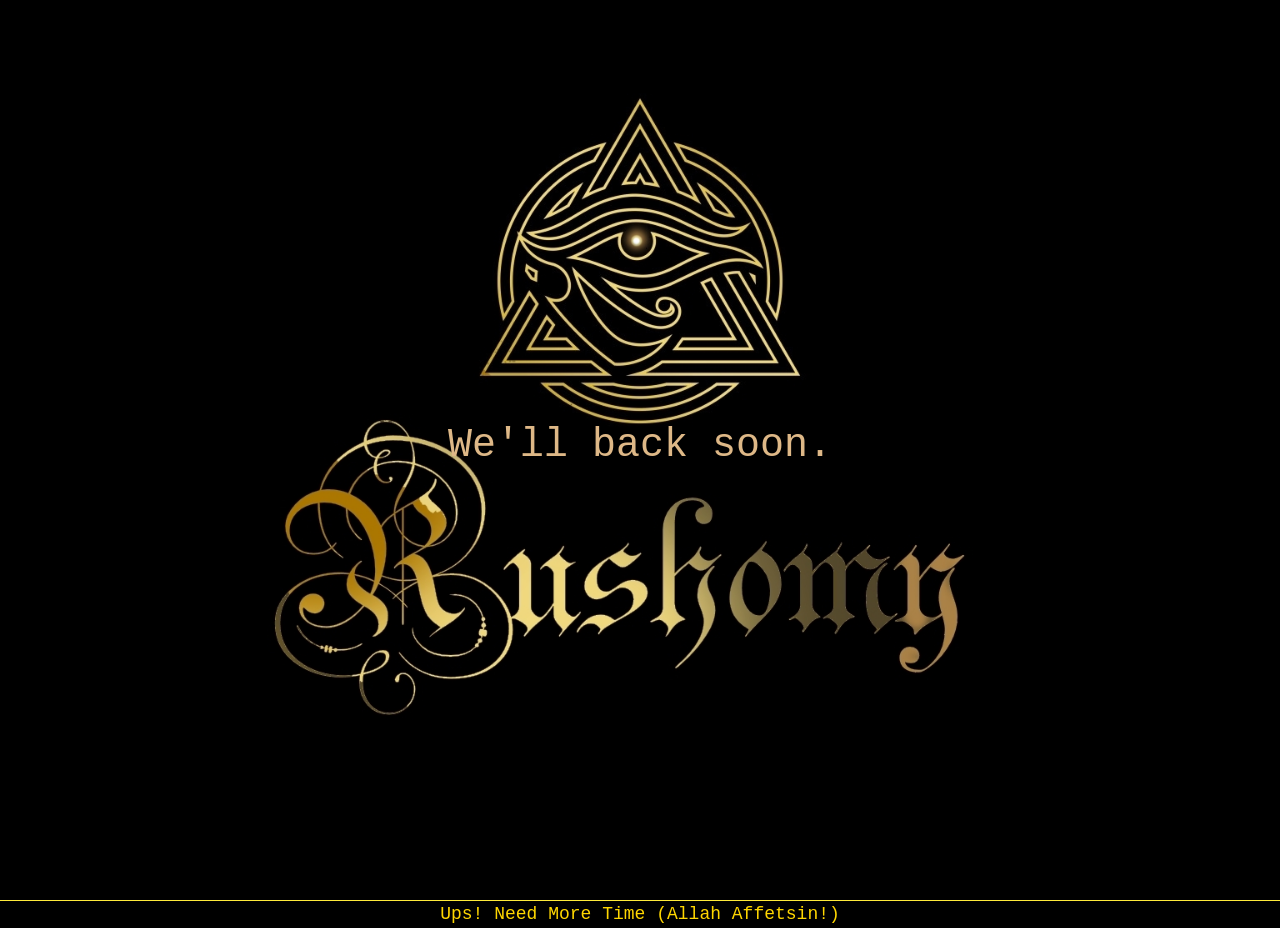
<file: Rushomy/index.html>
<!DOCTYPE html>
<html lang="en">
<title>Rushomy : More than a search engine.</title>
<meta charset="UTF-8">
<meta name="viewport" content="width=device-width, initial-scale=1">
<link rel="stylesheet" href="https://www.w3schools.com/w3css/4/w3.css">
<link rel="stylesheet" href="https://fonts.googleapis.com/css?family=Raleway">
<link rel="shortcut icon" type="image/logo.ico" href="/q/R0.ico" size="any">
<link rel="stylesheet" href="https://maxcdn.bootstrapcdn.com/bootstrap/4.5.2/css/bootstrap.min.css">
<style>
body,h1 {font-family: "Raleway", sans-serif}
body, html {height: 100%}
.bgimg {
  background-image: url('Rushomy2.jpg');
  min-height: 100%;
  background-position: center;
  background-size: cover;
}
  p {
  text-align: center;
  font-size: 60px;
  margin-top: 0px;
  font-family: 'Courier New', Courier, monospace;
  color: gold;
}
  h1 {
    font-family: 'Courier New';
    font-size: 40px;
    color: burlywood;
  }
</style>
<body bgcolor="black">
<div class="bgimg w3-display-container w3-animate-opacity w3-text-white">
  <div class="w3-display-topleft w3-padding-large w3-xlarge">
  </div>
  <div class="w3-display-middle w3-display-container">
    <h1 class="w3-border-yellow w3-animate-opacity container-fluid">We'll back soon.</h1>
  </div>
</div>
<footer>
  <div class="w3-black">
    <hr class="w3-border-yellow" style="margin:auto;width:100%">
    <p id="cd" class="w3-large w3-center"></p>
  </div>
</footer>
<script>
// Set the date we're counting down to
var countDownDate = new Date("Jun 28, 2025 23:59:59").getTime();

// Update the count down every 1 second
var x = setInterval(function() {

  // Get today's date and time
  var now = new Date().getTime();
    
  // Find the distance between now and the count down date
  var distance = countDownDate - now;
    
  // Time calculations for days, hours, minutes and seconds
  var days = Math.floor(distance / (1000 * 60 * 60 * 24));
  var hours = Math.floor((distance % (1000 * 60 * 60 * 24)) / (1000 * 60 * 60));
  var minutes = Math.floor((distance % (1000 * 60 * 60)) / (1000 * 60));
  var seconds = Math.floor((distance % (1000 * 60)) / 1000);
    
  // Output the result in an element with id="cd"
  document.getElementById("cd").innerHTML = "Açılışa Kalan Süre : " + days + " Gün " + hours + " Saat "
  + minutes +  " Dakika " + seconds + " Saniye ";
    
  // If the count down is over, write some text 
  if (distance < 0) {
    clearInterval(x);
    document.getElementById("cd").innerHTML = "Ups! Need More Time (Allah Affetsin!)";
  }
}, 1000);
</script>
<script src="https://ajax.googleapis.com/ajax/libs/jquery/3.5.1/jquery.min.js"></script>
<script src="https://cdnjs.cloudflare.com/ajax/libs/popper.js/1.16.0/umd/popper.min.js"></script>
<script src="https://maxcdn.bootstrapcdn.com/bootstrap/4.5.2/js/bootstrap.min.js"></script>
</body>
</html>
</file>
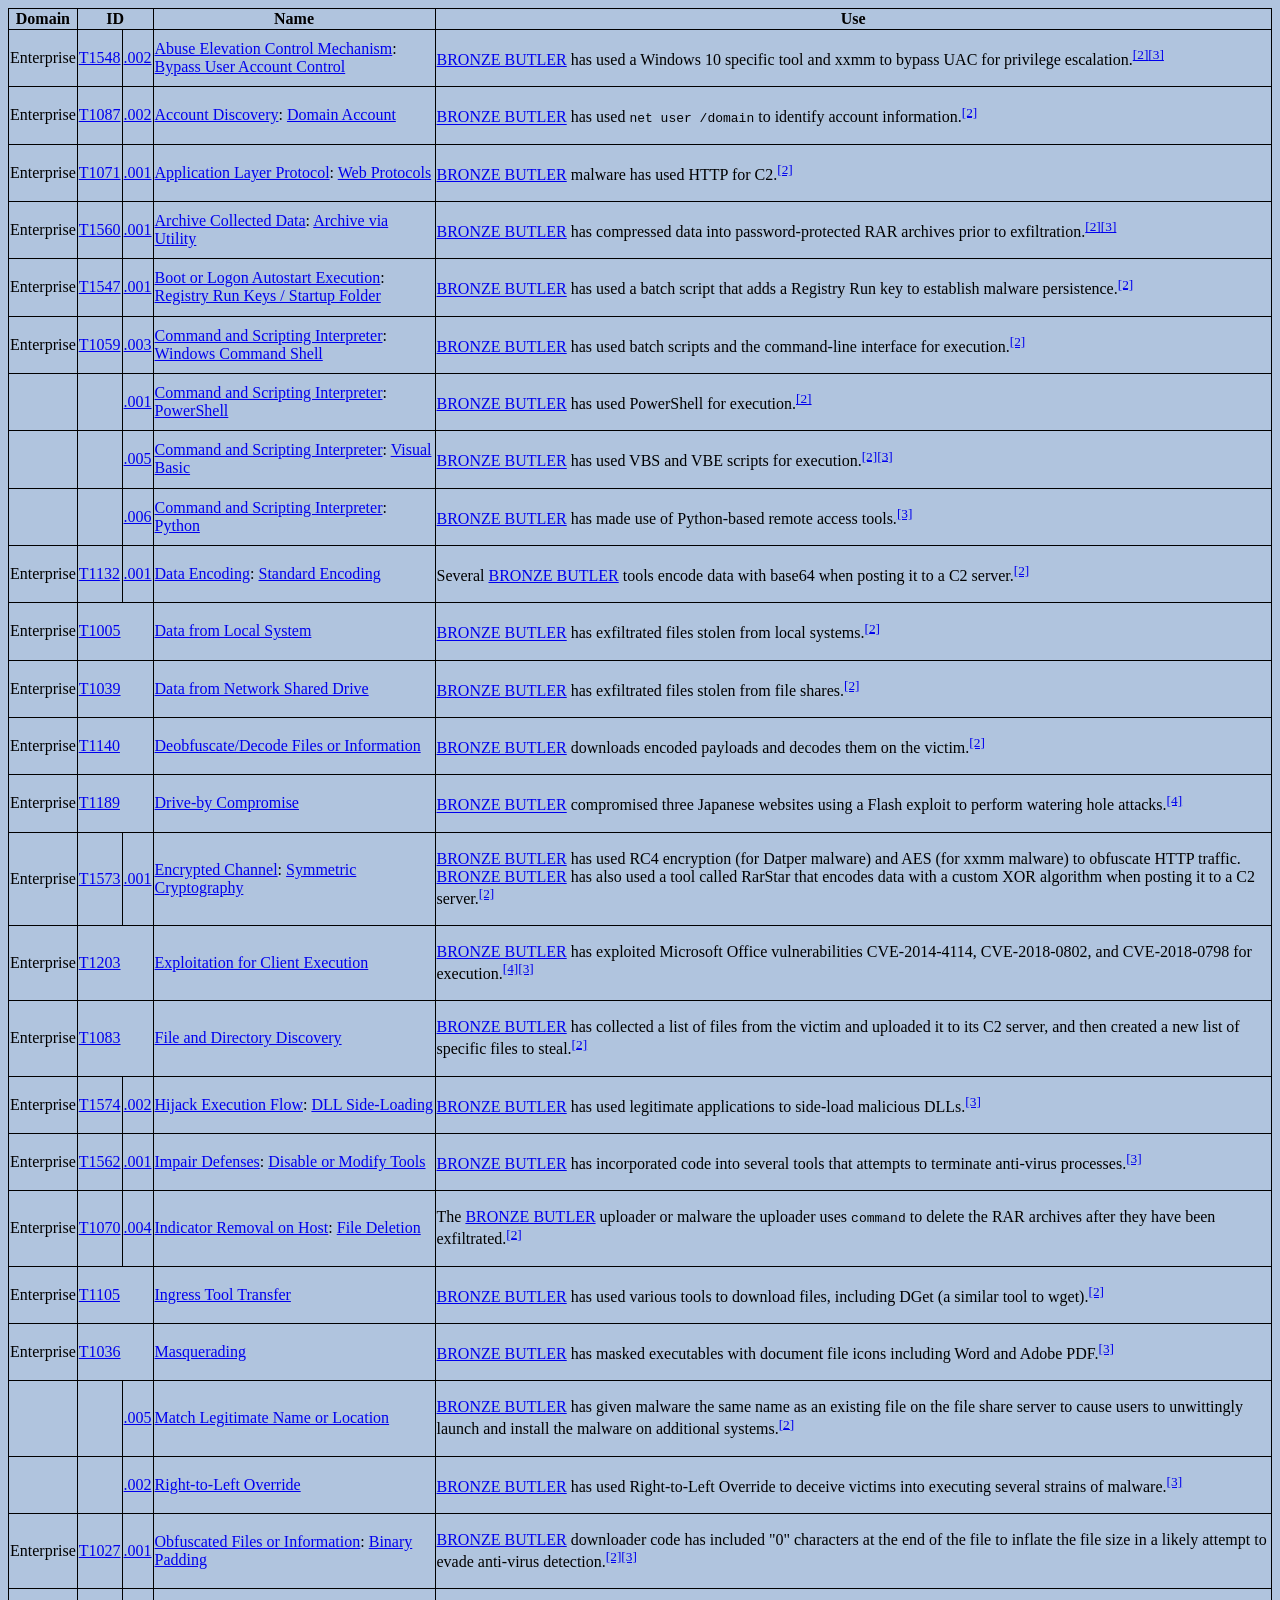
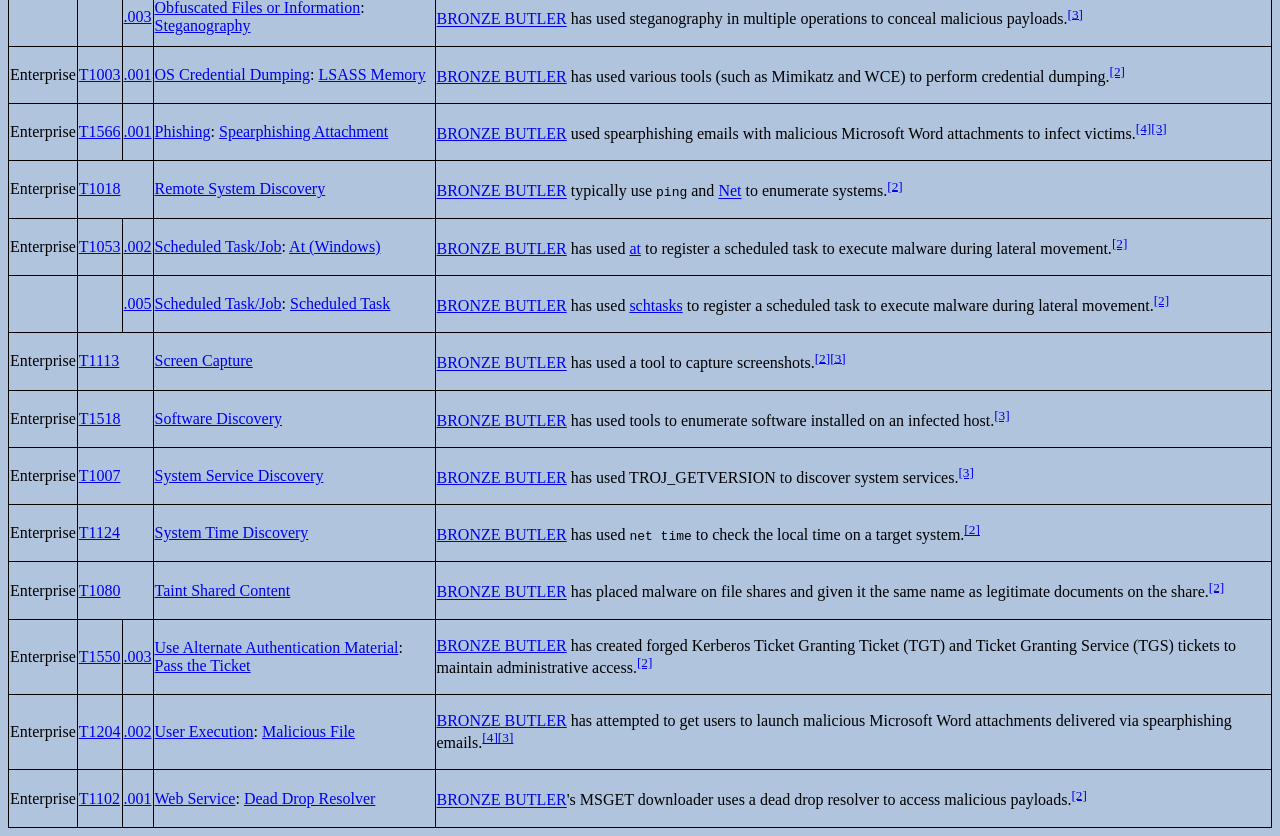
<file: w/index.html>
<!DOCTYPE html>
<html>
   <title>
      My Sweet Homepage
   </title>
   <link rel="shortcut icon" type="image/logo.ico" href="/q/favicon.ico" size="any">
   </head>
   <body bgcolor="#B0C4DE">
   <style>
      table, th, td {
      border: 1px solid black;
      border-collapse: collapse;
      }
   </style>      
      <table class="table techniques-used table-bordered mt-2"> <!-- Copied from Mitre for Homework. But edited all links line by line -->
         <thead>
            <tr>
               <th class="p-2" scope="col">Domain</th>
               <th class="p-2" colspan="2">ID</th>
               <th class="p-2" scope="col">Name</th>
               <th class="p-2" scope="col">Use</th>
            </tr>
         </thead>
         <tbody>
            <tr class="sub technique noparent" id="uses-T1548-002">
               <td>
                  Enterprise
               </td>
               <td>
                  <a href="https://attack.mitre.org/techniques/T1548">T1548</a>
               </td>
               <td>
                  <a href="https://attack.mitre.org/techniques/T1548/002">.002</a>
               </td>
               <td>
                  <a href="https://attack.mitre.org/techniques/T1548">Abuse Elevation Control Mechanism</a>: <a href="https://attack.mitre.org/techniques/T1548/002">Bypass User Account Control</a>
               </td>
               <td>
                  <p><a href="https://attack.mitre.org/groups/G0060">BRONZE BUTLER</a> has used a Windows 10 specific tool and xxmm to bypass UAC for privilege escalation.<span onclick="scrollToRef('scite-2')" id="scite-ref-2-a" class="scite-citeref-number" data-reference="Secureworks BRONZE BUTLER Oct 2017"><sup><a href="https://www.secureworks.com/research/bronze-butler-targets-japanese-businesses" target="_blank" data-hasqtip="1" aria-describedby="qtip-1">[2]</a></sup></span><span onclick="scrollToRef('scite-3')" id="scite-ref-3-a" class="scite-citeref-number" data-reference="Trend Micro Tick November 2019"><sup><a href="https://documents.trendmicro.com/assets/pdf/Operation-ENDTRADE-TICK-s-Multi-Stage-Backdoors-for-Attacking-Industries-and-Stealing-Classified-Data.pdf" target="_blank" data-hasqtip="2" aria-describedby="qtip-2">[3]</a></sup></span></p>
               </td>
            </tr>
            <tr class="sub technique noparent" id="uses-T1087-002">
               <td>
                  Enterprise
               </td>
               <td>
                  <a href="https://attack.mitre.org/techniques/T1087">T1087</a>
               </td>
               <td>
                  <a href="https://attack.mitre.org/techniques/T1087/002">.002</a>
               </td>
               <td>
                  <a href="https://attack.mitre.org/techniques/T1087">Account Discovery</a>: <a href="https://attack.mitre.org/techniques/T1087/002">Domain Account</a>
               </td>
               <td>
                  <p><a href="https://attack.mitre.org/groups/G0060">BRONZE BUTLER</a> has used <code>net user /domain</code> to identify account information.<span onclick="scrollToRef('scite-2')" id="scite-ref-2-a" class="scite-citeref-number" data-reference="Secureworks BRONZE BUTLER Oct 2017"><sup><a href="https://www.secureworks.com/research/bronze-butler-targets-japanese-businesses" target="_blank" data-hasqtip="1" aria-describedby="qtip-1">[2]</a></sup></span></p>
               </td>
            </tr>
            <tr class="sub technique noparent" id="uses-T1071-001">
               <td>
                  Enterprise
               </td>
               <td>
                  <a href="https://attack.mitre.org/techniques/T1071">T1071</a>
               </td>
               <td>
                  <a href="https://attack.mitre.org/techniques/T1071/001">.001</a>
               </td>
               <td>
                  <a href="https://attack.mitre.org/techniques/T1071">Application Layer Protocol</a>: <a href="https://attack.mitre.org/techniques/T1071/001">Web Protocols</a>
               </td>
               <td>
                  <p><a href="https://attack.mitre.org/groups/G0060">BRONZE BUTLER</a> malware has used HTTP for C2.<span onclick="scrollToRef('scite-2')" id="scite-ref-2-a" class="scite-citeref-number" data-reference="Secureworks BRONZE BUTLER Oct 2017"><sup><a href="https://www.secureworks.com/research/bronze-butler-targets-japanese-businesses" target="_blank" data-hasqtip="1" aria-describedby="qtip-1">[2]</a></sup></span></p>
               </td>
            </tr>
            <tr class="sub technique noparent" id="uses-T1560-001">
               <td>
                  Enterprise
               </td>
               <td>
                  <a href="https://attack.mitre.org/techniques/T1560">T1560</a>
               </td>
               <td>
                  <a href="https://attack.mitre.org/techniques/T1560/001">.001</a>
               </td>
               <td>
                  <a href="https://attack.mitre.org/techniques/T1560">Archive Collected Data</a>: <a href="https://attack.mitre.org/techniques/T1560/001">Archive via Utility</a>
               </td>
               <td>
                  <p><a href="https://attack.mitre.org/groups/G0060">BRONZE BUTLER</a> has compressed data into password-protected RAR archives prior to exfiltration.<span onclick="scrollToRef('scite-2')" id="scite-ref-2-a" class="scite-citeref-number" data-reference="Secureworks BRONZE BUTLER Oct 2017"><sup><a href="https://www.secureworks.com/research/bronze-butler-targets-japanese-businesses" target="_blank" data-hasqtip="1" aria-describedby="qtip-1">[2]</a></sup></span><span onclick="scrollToRef('scite-3')" id="scite-ref-3-a" class="scite-citeref-number" data-reference="Trend Micro Tick November 2019"><sup><a href="https://documents.trendmicro.com/assets/pdf/Operation-ENDTRADE-TICK-s-Multi-Stage-Backdoors-for-Attacking-Industries-and-Stealing-Classified-Data.pdf" target="_blank" data-hasqtip="2" aria-describedby="qtip-2">[3]</a></sup></span></p>
               </td>
            </tr>
            <tr class="sub technique noparent" id="uses-T1547-001">
               <td>
                  Enterprise
               </td>
               <td>
                  <a href="https://attack.mitre.org/techniques/T1547">T1547</a>
               </td>
               <td>
                  <a href="https://attack.mitre.org/techniques/T1547/001">.001</a>
               </td>
               <td>
                  <a href="https://attack.mitre.org/techniques/T1547">Boot or Logon Autostart Execution</a>: <a href="https://attack.mitre.org/techniques/T1547/001">Registry Run Keys / Startup Folder</a>
               </td>
               <td>
                  <p><a href="https://attack.mitre.org/groups/G0060">BRONZE BUTLER</a> has used a batch script that adds a Registry Run key to establish malware persistence.<span onclick="scrollToRef('scite-2')" id="scite-ref-2-a" class="scite-citeref-number" data-reference="Secureworks BRONZE BUTLER Oct 2017"><sup><a href="https://www.secureworks.com/research/bronze-butler-targets-japanese-businesses" target="_blank" data-hasqtip="1" aria-describedby="qtip-1">[2]</a></sup></span></p>
               </td>
            </tr>
            <tr class="sub technique noparent" id="uses-T1059-003">
               <td>
                  Enterprise
               </td>
               <td>
                  <a href="https://attack.mitre.org/techniques/T1059">T1059</a>
               </td>
               <td>
                  <a href="https://attack.mitre.org/techniques/T1059/003">.003</a>
               </td>
               <td>
                  <a href="https://attack.mitre.org/techniques/T1059">Command and Scripting Interpreter</a>: <a href="https://attack.mitre.org/techniques/T1059/003">Windows Command Shell</a>
               </td>
               <td>
                  <p><a href="https://attack.mitre.org/groups/G0060">BRONZE BUTLER</a> has used batch scripts and the command-line interface for execution.<span onclick="scrollToRef('scite-2')" id="scite-ref-2-a" class="scite-citeref-number" data-reference="Secureworks BRONZE BUTLER Oct 2017"><sup><a href="https://www.secureworks.com/research/bronze-butler-targets-japanese-businesses" target="_blank" data-hasqtip="1" aria-describedby="qtip-1">[2]</a></sup></span></p>
               </td>
            </tr>
            <tr class="sub technique" id="uses-T1059-001">
               <td></td>
               <td></td>
               <td>
                  <a href="https://attack.mitre.org/techniques/T1059/001">.001</a>
               </td>
               <td>
                  <a href="https://attack.mitre.org/techniques/T1059">Command and Scripting Interpreter</a>: <a href="https://attack.mitre.org/techniques/T1059/001">PowerShell</a>
               </td>
               <td>
                  <p><a href="https://attack.mitre.org/groups/G0060">BRONZE BUTLER</a> has used PowerShell for execution.<span onclick="scrollToRef('scite-2')" id="scite-ref-2-a" class="scite-citeref-number" data-reference="Secureworks BRONZE BUTLER Oct 2017"><sup><a href="https://www.secureworks.com/research/bronze-butler-targets-japanese-businesses" target="_blank" data-hasqtip="1" aria-describedby="qtip-1">[2]</a></sup></span></p>
               </td>
            </tr>
            <tr class="sub technique" id="uses-T1059-005">
               <td></td>
               <td></td>
               <td>
                  <a href="https://attack.mitre.org/techniques/T1059/005">.005</a>
               </td>
               <td>
                  <a href="https://attack.mitre.org/techniques/T1059">Command and Scripting Interpreter</a>: <a href="https://attack.mitre.org/techniques/T1059/005">Visual Basic</a>
               </td>
               <td>
                  <p><a href="https://attack.mitre.org/groups/G0060">BRONZE BUTLER</a> has used VBS and VBE scripts for execution.<span onclick="scrollToRef('scite-2')" id="scite-ref-2-a" class="scite-citeref-number" data-reference="Secureworks BRONZE BUTLER Oct 2017"><sup><a href="https://www.secureworks.com/research/bronze-butler-targets-japanese-businesses" target="_blank" data-hasqtip="1" aria-describedby="qtip-1">[2]</a></sup></span><span onclick="scrollToRef('scite-3')" id="scite-ref-3-a" class="scite-citeref-number" data-reference="Trend Micro Tick November 2019"><sup><a href="https://documents.trendmicro.com/assets/pdf/Operation-ENDTRADE-TICK-s-Multi-Stage-Backdoors-for-Attacking-Industries-and-Stealing-Classified-Data.pdf" target="_blank" data-hasqtip="2" aria-describedby="qtip-2">[3]</a></sup></span></p>
               </td>
            </tr>
            <tr class="sub technique" id="uses-T1059-006">
               <td></td>
               <td></td>
               <td>
                  <a href="https://attack.mitre.org/techniques/T1059/006">.006</a>
               </td>
               <td>
                  <a href="https://attack.mitre.org/techniques/T1059">Command and Scripting Interpreter</a>: <a href="https://attack.mitre.org/techniques/T1059/006">Python</a>
               </td>
               <td>
                  <p><a href="https://attack.mitre.org/groups/G0060">BRONZE BUTLER</a> has made use of Python-based remote access tools.<span onclick="scrollToRef('scite-3')" id="scite-ref-3-a" class="scite-citeref-number" data-reference="Trend Micro Tick November 2019"><sup><a href="https://documents.trendmicro.com/assets/pdf/Operation-ENDTRADE-TICK-s-Multi-Stage-Backdoors-for-Attacking-Industries-and-Stealing-Classified-Data.pdf" target="_blank" data-hasqtip="2" aria-describedby="qtip-2">[3]</a></sup></span></p>
               </td>
            </tr>
            <tr class="sub technique noparent" id="uses-T1132-001">
               <td>
                  Enterprise
               </td>
               <td>
                  <a href="https://attack.mitre.org/techniques/T1132">T1132</a>
               </td>
               <td>
                  <a href="https://attack.mitre.org/techniques/T1132/001">.001</a>
               </td>
               <td>
                  <a href="https://attack.mitre.org/techniques/T1132">Data Encoding</a>: <a href="https://attack.mitre.org/techniques/T1132/001">Standard Encoding</a>
               </td>
               <td>
                  <p>Several <a href="https://attack.mitre.org/groups/G0060">BRONZE BUTLER</a> tools encode data with base64 when posting it to a C2 server.<span onclick="scrollToRef('scite-2')" id="scite-ref-2-a" class="scite-citeref-number" data-reference="Secureworks BRONZE BUTLER Oct 2017"><sup><a href="https://www.secureworks.com/research/bronze-butler-targets-japanese-businesses" target="_blank" data-hasqtip="1" aria-describedby="qtip-1">[2]</a></sup></span></p>
               </td>
            </tr>
            <tr class="technique" id="uses-T1005">
               <td>
                  Enterprise
               </td>
               <td colspan="2">
                  <a href="https://attack.mitre.org/techniques/T1005">T1005</a>
               </td>
               <td>
                  <a href="https://attack.mitre.org/techniques/T1005">Data from Local System</a>
               </td>
               <td>
                  <p><a href="https://attack.mitre.org/groups/G0060">BRONZE BUTLER</a> has exfiltrated files stolen from local systems.<span onclick="scrollToRef('scite-2')" id="scite-ref-2-a" class="scite-citeref-number" data-reference="Secureworks BRONZE BUTLER Oct 2017"><sup><a href="https://www.secureworks.com/research/bronze-butler-targets-japanese-businesses" target="_blank" data-hasqtip="1" aria-describedby="qtip-1">[2]</a></sup></span></p>
               </td>
            </tr>
            <tr class="technique" id="uses-T1039">
               <td>
                  Enterprise
               </td>
               <td colspan="2">
                  <a href="https://attack.mitre.org/techniques/T1039">T1039</a>
               </td>
               <td>
                  <a href="https://attack.mitre.org/techniques/T1039">Data from Network Shared Drive</a>
               </td>
               <td>
                  <p><a href="https://attack.mitre.org/groups/G0060">BRONZE BUTLER</a> has exfiltrated files stolen from file shares.<span onclick="scrollToRef('scite-2')" id="scite-ref-2-a" class="scite-citeref-number" data-reference="Secureworks BRONZE BUTLER Oct 2017"><sup><a href="https://www.secureworks.com/research/bronze-butler-targets-japanese-businesses" target="_blank" data-hasqtip="1" aria-describedby="qtip-1">[2]</a></sup></span></p>
               </td>
            </tr>
            <tr class="technique" id="uses-T1140">
               <td>
                  Enterprise
               </td>
               <td colspan="2">
                  <a href="https://attack.mitre.org/techniques/T1140">T1140</a>
               </td>
               <td>
                  <a href="https://attack.mitre.org/techniques/T1140">Deobfuscate/Decode Files or Information</a>
               </td>
               <td>
                  <p><a href="https://attack.mitre.org/groups/G0060">BRONZE BUTLER</a> downloads encoded payloads and decodes them on the victim.<span onclick="scrollToRef('scite-2')" id="scite-ref-2-a" class="scite-citeref-number" data-reference="Secureworks BRONZE BUTLER Oct 2017"><sup><a href="https://www.secureworks.com/research/bronze-butler-targets-japanese-businesses" target="_blank" data-hasqtip="1" aria-describedby="qtip-1">[2]</a></sup></span></p>
               </td>
            </tr>
            <tr class="technique" id="uses-T1189">
               <td>
                  Enterprise
               </td>
               <td colspan="2">
                  <a href="https://attack.mitre.org/techniques/T1189">T1189</a>
               </td>
               <td>
                  <a href="https://attack.mitre.org/techniques/T1189">Drive-by Compromise</a>
               </td>
               <td>
                  <p><a href="https://attack.mitre.org/groups/G0060">BRONZE BUTLER</a> compromised three Japanese websites using a Flash exploit to perform watering hole attacks.<span onclick="scrollToRef('scite-4')" id="scite-ref-4-a" class="scite-citeref-number" data-reference="Symantec Tick Apr 2016"><sup><a href="https://www.symantec.com/connect/blogs/tick-cyberespionage-group-zeros-japan" target="_blank" data-hasqtip="3" aria-describedby="qtip-3">[4]</a></sup></span></p>
               </td>
            </tr>
            <tr class="sub technique noparent" id="uses-T1573-001">
               <td>
                  Enterprise
               </td>
               <td>
                  <a href="https://attack.mitre.org/techniques/T1573">T1573</a>
               </td>
               <td>
                  <a href="https://attack.mitre.org/techniques/T1573/001">.001</a>
               </td>
               <td>
                  <a href="https://attack.mitre.org/techniques/T1573">Encrypted Channel</a>: <a href="https://attack.mitre.org/techniques/T1573/001">Symmetric Cryptography</a>
               </td>
               <td>
                  <p><a href="https://attack.mitre.org/groups/G0060">BRONZE BUTLER</a> has used RC4 encryption (for Datper malware) and AES (for xxmm malware) to obfuscate HTTP traffic. <a href="/groups/G0060">BRONZE BUTLER</a> has also used a tool called RarStar that encodes data with a custom XOR algorithm when posting it to a C2 server.<span onclick="scrollToRef('scite-2')" id="scite-ref-2-a" class="scite-citeref-number" data-reference="Secureworks BRONZE BUTLER Oct 2017"><sup><a href="https://www.secureworks.com/research/bronze-butler-targets-japanese-businesses" target="_blank" data-hasqtip="1" aria-describedby="qtip-1">[2]</a></sup></span></p>
               </td>
            </tr>
            <tr class="technique" id="uses-T1203">
               <td>
                  Enterprise
               </td>
               <td colspan="2">
                  <a href="https://attack.mitre.org/techniques/T1203">T1203</a>
               </td>
               <td>
                  <a href="https://attack.mitre.org/techniques/T1203">Exploitation for Client Execution</a>
               </td>
               <td>
                  <p><a href="https://attack.mitre.org/groups/G0060">BRONZE BUTLER</a> has exploited Microsoft Office vulnerabilities CVE-2014-4114, CVE-2018-0802, and CVE-2018-0798 for execution.<span onclick="scrollToRef('scite-4')" id="scite-ref-4-a" class="scite-citeref-number" data-reference="Symantec Tick Apr 2016"><sup><a href="https://www.symantec.com/connect/blogs/tick-cyberespionage-group-zeros-japan" target="_blank" data-hasqtip="3" aria-describedby="qtip-3">[4]</a></sup></span><span onclick="scrollToRef('scite-3')" id="scite-ref-3-a" class="scite-citeref-number" data-reference="Trend Micro Tick November 2019"><sup><a href="https://documents.trendmicro.com/assets/pdf/Operation-ENDTRADE-TICK-s-Multi-Stage-Backdoors-for-Attacking-Industries-and-Stealing-Classified-Data.pdf" target="_blank" data-hasqtip="2" aria-describedby="qtip-2">[3]</a></sup></span></p>
               </td>
            </tr>
            <tr class="technique" id="uses-T1083">
               <td>
                  Enterprise
               </td>
               <td colspan="2">
                  <a href="https://attack.mitre.org/techniques/T1083">T1083</a>
               </td>
               <td>
                  <a href="https://attack.mitre.org/techniques/T1083">File and Directory Discovery</a>
               </td>
               <td>
                  <p><a href="https://attack.mitre.org/groups/G0060">BRONZE BUTLER</a> has collected a list of files from the victim and uploaded it to its C2 server, and then created a new list of specific files to steal.<span onclick="scrollToRef('scite-2')" id="scite-ref-2-a" class="scite-citeref-number" data-reference="Secureworks BRONZE BUTLER Oct 2017"><sup><a href="https://www.secureworks.com/research/bronze-butler-targets-japanese-businesses" target="_blank" data-hasqtip="1" aria-describedby="qtip-1">[2]</a></sup></span></p>
               </td>
            </tr>
            <tr class="sub technique noparent" id="uses-T1574-002">
               <td>
                  Enterprise
               </td>
               <td>
                  <a href="https://attack.mitre.org/techniques/T1574">T1574</a>
               </td>
               <td>
                  <a href="https://attack.mitre.org/techniques/T1574/002">.002</a>
               </td>
               <td>
                  <a href="https://attack.mitre.org/techniques/T1574">Hijack Execution Flow</a>: <a href="https://attack.mitre.org/techniques/T1574/002">DLL Side-Loading</a>
               </td>
               <td>
                  <p><a href="/groups/G0060">BRONZE BUTLER</a> has used legitimate applications to side-load malicious DLLs.<span onclick="scrollToRef('scite-3')" id="scite-ref-3-a" class="scite-citeref-number" data-reference="Trend Micro Tick November 2019"><sup><a href="https://documents.trendmicro.com/assets/pdf/Operation-ENDTRADE-TICK-s-Multi-Stage-Backdoors-for-Attacking-Industries-and-Stealing-Classified-Data.pdf" target="_blank" data-hasqtip="2" aria-describedby="qtip-2">[3]</a></sup></span></p>
               </td>
            </tr>
            <tr class="sub technique noparent" id="uses-T1562-001">
               <td>
                  Enterprise
               </td>
               <td>
                  <a href="https://attack.mitre.org/techniques/T1562">T1562</a>
               </td>
               <td>
                  <a href="https://attack.mitre.org/techniques/T1562/001">.001</a>
               </td>
               <td>
                  <a href="https://attack.mitre.org/techniques/T1562">Impair Defenses</a>: <a href="https://attack.mitre.org/techniques/T1562/001">Disable or Modify Tools</a>
               </td>
               <td>
                  <p><a href="https://attack.mitre.org/groups/G0060">BRONZE BUTLER</a> has incorporated code into several tools that attempts to terminate anti-virus processes.<span onclick="scrollToRef('scite-3')" id="scite-ref-3-a" class="scite-citeref-number" data-reference="Trend Micro Tick November 2019"><sup><a href="https://documents.trendmicro.com/assets/pdf/Operation-ENDTRADE-TICK-s-Multi-Stage-Backdoors-for-Attacking-Industries-and-Stealing-Classified-Data.pdf" target="_blank" data-hasqtip="2" aria-describedby="qtip-2">[3]</a></sup></span></p>
               </td>
            </tr>
            <tr class="sub technique noparent" id="uses-T1070-004">
               <td>
                  Enterprise
               </td>
               <td>
                  <a href="https://attack.mitre.org/techniques/T1070">T1070</a>
               </td>
               <td>
                  <a href="https://attack.mitre.org/techniques/T1070/004">.004</a>
               </td>
               <td>
                  <a href="https://attack.mitre.org/techniques/T1070">Indicator Removal on Host</a>: <a href="https://attack.mitre.org/techniques/T1070/004">File Deletion</a>
               </td>
               <td>
                  <p>The <a href="https://attack.mitre.org/groups/G0060">BRONZE BUTLER</a> uploader or malware the uploader uses <code>command</code> to delete the RAR archives after they have been exfiltrated.<span onclick="scrollToRef('scite-2')" id="scite-ref-2-a" class="scite-citeref-number" data-reference="Secureworks BRONZE BUTLER Oct 2017"><sup><a href="https://www.secureworks.com/research/bronze-butler-targets-japanese-businesses" target="_blank" data-hasqtip="1" aria-describedby="qtip-1">[2]</a></sup></span></p>
               </td>
            </tr>
            <tr class="technique" id="uses-T1105">
               <td>
                  Enterprise
               </td>
               <td colspan="2">
                  <a href="https://attack.mitre.org/techniques/T1105">T1105</a>
               </td>
               <td>
                  <a href="https://attack.mitre.org/techniques/T1105">Ingress Tool Transfer</a>
               </td>
               <td>
                  <p><a href="https://attack.mitre.org/groups/G0060">BRONZE BUTLER</a> has used various tools to download files, including DGet (a similar tool to wget).<span onclick="scrollToRef('scite-2')" id="scite-ref-2-a" class="scite-citeref-number" data-reference="Secureworks BRONZE BUTLER Oct 2017"><sup><a href="https://www.secureworks.com/research/bronze-butler-targets-japanese-businesses" target="_blank" data-hasqtip="1" aria-describedby="qtip-1">[2]</a></sup></span></p>
               </td>
            </tr>
            <tr class="technique" id="uses-T1036">
               <td>
                  Enterprise
               </td>
               <td colspan="2">
                  <a href="https://attack.mitre.org/techniques/T1036">T1036</a>
               </td>
               <td>
                  <a href="https://attack.mitre.org/techniques/T1036">Masquerading</a>
               </td>
               <td>
                  <p><a href="https://attack.mitre.org/groups/G0060">BRONZE BUTLER</a> has masked executables with document file icons including Word and Adobe PDF.<span onclick="scrollToRef('scite-3')" id="scite-ref-3-a" class="scite-citeref-number" data-reference="Trend Micro Tick November 2019"><sup><a href="https://documents.trendmicro.com/assets/pdf/Operation-ENDTRADE-TICK-s-Multi-Stage-Backdoors-for-Attacking-Industries-and-Stealing-Classified-Data.pdf" target="_blank" data-hasqtip="2" aria-describedby="qtip-2">[3]</a></sup></span></p>
               </td>
            </tr>
            <tr class="sub technique" id="uses-T1036-005">
               <td></td>
               <td></td>
               <td>
                  <a href="https://attack.mitre.org/techniques/T1036/005">.005</a>
               </td>
               <td>
                  <a href="https://attack.mitre.org/techniques/T1036/005">Match Legitimate Name or Location</a>
               </td>
               <td>
                  <p><a href="https://attack.mitre.org/groups/G0060">BRONZE BUTLER</a> has given malware the same name as an existing file on the file share server to cause users to unwittingly launch and install the malware on additional systems.<span onclick="scrollToRef('scite-2')" id="scite-ref-2-a" class="scite-citeref-number" data-reference="Secureworks BRONZE BUTLER Oct 2017"><sup><a href="https://www.secureworks.com/research/bronze-butler-targets-japanese-businesses" target="_blank" data-hasqtip="1" aria-describedby="qtip-1">[2]</a></sup></span></p>
               </td>
            </tr>
            <tr class="sub technique" id="uses-T1036-002">
               <td></td>
               <td></td>
               <td>
                  <a href="https://attack.mitre.org/techniques/T1036/002">.002</a>
               </td>
               <td>
                  <a href="https://attack.mitre.org/techniques/T1036/002">Right-to-Left Override</a>
               </td>
               <td>
                  <p><a href="https://attack.mitre.org/groups/G0060">BRONZE BUTLER</a> has used Right-to-Left Override to deceive victims into executing several strains of malware.<span onclick="scrollToRef('scite-3')" id="scite-ref-3-a" class="scite-citeref-number" data-reference="Trend Micro Tick November 2019"><sup><a href="https://documents.trendmicro.com/assets/pdf/Operation-ENDTRADE-TICK-s-Multi-Stage-Backdoors-for-Attacking-Industries-and-Stealing-Classified-Data.pdf" target="_blank" data-hasqtip="2" aria-describedby="qtip-2">[3]</a></sup></span></p>
               </td>
            </tr>
            <tr class="sub technique noparent" id="uses-T1027-001">
               <td>
                  Enterprise
               </td>
               <td>
                  <a href="https://attack.mitre.org/techniques/T1027">T1027</a>
               </td>
               <td>
                  <a href="https://attack.mitre.org/techniques/T1027/001">.001</a>
               </td>
               <td>
                  <a href="https://attack.mitre.org/techniques/T1027">Obfuscated Files or Information</a>: <a href="https://attack.mitre.org/techniques/T1027/001">Binary Padding</a>
               </td>
               <td>
                  <p><a href="https://attack.mitre.org/groups/G0060">BRONZE BUTLER</a> downloader code has included "0" characters at the end of the file to inflate the file size in a likely attempt to evade anti-virus detection.<span onclick="scrollToRef('scite-2')" id="scite-ref-2-a" class="scite-citeref-number" data-reference="Secureworks BRONZE BUTLER Oct 2017"><sup><a href="https://www.secureworks.com/research/bronze-butler-targets-japanese-businesses" target="_blank" data-hasqtip="1" aria-describedby="qtip-1">[2]</a></sup></span><span onclick="scrollToRef('scite-3')" id="scite-ref-3-a" class="scite-citeref-number" data-reference="Trend Micro Tick November 2019"><sup><a href="https://documents.trendmicro.com/assets/pdf/Operation-ENDTRADE-TICK-s-Multi-Stage-Backdoors-for-Attacking-Industries-and-Stealing-Classified-Data.pdf" target="_blank" data-hasqtip="2" aria-describedby="qtip-2">[3]</a></sup></span></p>
               </td>
            </tr>
            <tr class="sub technique" id="uses-T1027-003">
               <td></td>
               <td></td>
               <td>
                  <a href="https://attack.mitre.org/techniques/T1027/003">.003</a>
               </td>
               <td>
                  <a href="https://attack.mitre.org/techniques/T1027">Obfuscated Files or Information</a>: <a href="https://attack.mitre.org/techniques/T1027/003">Steganography</a>
               </td>
               <td>
                  <p><a href="https://attack.mitre.org/groups/G0060">BRONZE BUTLER</a> has used steganography in multiple operations to conceal malicious payloads.<span onclick="scrollToRef('scite-3')" id="scite-ref-3-a" class="scite-citeref-number" data-reference="Trend Micro Tick November 2019"><sup><a href="https://documents.trendmicro.com/assets/pdf/Operation-ENDTRADE-TICK-s-Multi-Stage-Backdoors-for-Attacking-Industries-and-Stealing-Classified-Data.pdf" target="_blank" data-hasqtip="2" aria-describedby="qtip-2">[3]</a></sup></span></p>
               </td>
            </tr>
            <tr class="sub technique noparent" id="uses-T1003-001">
               <td>
                  Enterprise
               </td>
               <td>
                  <a href="https://attack.mitre.org/techniques/T1003">T1003</a>
               </td>
               <td>
                  <a href="https://attack.mitre.org/techniques/T1003/001">.001</a>
               </td>
               <td>
                  <a href="https://attack.mitre.org/techniques/T1003">OS Credential Dumping</a>: <a href="https://attack.mitre.org/techniques/T1003/001">LSASS Memory</a>
               </td>
               <td>
                  <p><a href="https://attack.mitre.org/groups/G0060">BRONZE BUTLER</a> has used various tools (such as Mimikatz and WCE) to perform credential dumping.<span onclick="scrollToRef('scite-2')" id="scite-ref-2-a" class="scite-citeref-number" data-reference="Secureworks BRONZE BUTLER Oct 2017"><sup><a href="https://www.secureworks.com/research/bronze-butler-targets-japanese-businesses" target="_blank" data-hasqtip="1" aria-describedby="qtip-1">[2]</a></sup></span></p>
               </td>
            </tr>
            <tr class="sub technique noparent" id="uses-T1566-001">
               <td>
                  Enterprise
               </td>
               <td>
                  <a href="https://attack.mitre.org/techniques/T1566">T1566</a>
               </td>
               <td>
                  <a href="https://attack.mitre.org/techniques/T1566/001">.001</a>
               </td>
               <td>
                  <a href="https://attack.mitre.org/techniques/T1566">Phishing</a>: <a href="https://attack.mitre.org/techniques/T1566/001">Spearphishing Attachment</a>
               </td>
               <td>
                  <p><a href="https://attack.mitre.org/groups/G0060">BRONZE BUTLER</a> used spearphishing emails with malicious Microsoft Word attachments to infect victims.<span onclick="scrollToRef('scite-4')" id="scite-ref-4-a" class="scite-citeref-number" data-reference="Symantec Tick Apr 2016"><sup><a href="https://www.symantec.com/connect/blogs/tick-cyberespionage-group-zeros-japan" target="_blank" data-hasqtip="3" aria-describedby="qtip-3">[4]</a></sup></span><span onclick="scrollToRef('scite-3')" id="scite-ref-3-a" class="scite-citeref-number" data-reference="Trend Micro Tick November 2019"><sup><a href="https://documents.trendmicro.com/assets/pdf/Operation-ENDTRADE-TICK-s-Multi-Stage-Backdoors-for-Attacking-Industries-and-Stealing-Classified-Data.pdf" target="_blank" data-hasqtip="2" aria-describedby="qtip-2">[3]</a></sup></span></p>
               </td>
            </tr>
            <tr class="technique" id="uses-T1018">
               <td>
                  Enterprise
               </td>
               <td colspan="2">
                  <a href="https://attack.mitre.org/techniques/T1018">T1018</a>
               </td>
               <td>
                  <a href="https://attack.mitre.org/techniques/T1018">Remote System Discovery</a>
               </td>
               <td>
                  <p><a href="https://attack.mitre.org/groups/G0060">BRONZE BUTLER</a> typically use <code>ping</code> and <a href="https://attack.mitre.org/software/S0039">Net</a> to enumerate systems.<span onclick="scrollToRef('scite-2')" id="scite-ref-2-a" class="scite-citeref-number" data-reference="Secureworks BRONZE BUTLER Oct 2017"><sup><a href="https://www.secureworks.com/research/bronze-butler-targets-japanese-businesses" target="_blank" data-hasqtip="1" aria-describedby="qtip-1">[2]</a></sup></span></p>
               </td>
            </tr>
            <tr class="sub technique noparent" id="uses-T1053-002">
               <td>
                  Enterprise
               </td>
               <td>
                  <a href="https://attack.mitre.org/techniques/T1053">T1053</a>
               </td>
               <td>
                  <a href="https://attack.mitre.org/techniques/T1053/002">.002</a>
               </td>
               <td>
                  <a href="https://attack.mitre.org/techniques/T1053">Scheduled Task/Job</a>: <a href="https://attack.mitre.org/techniques/T1053/002">At (Windows)</a>
               </td>
               <td>
                  <p><a href="https://attack.mitre.org/groups/G0060">BRONZE BUTLER</a> has used <a href="https://attack.mitre.org/software/S0110">at</a> to register a scheduled task to execute malware during lateral movement.<span onclick="scrollToRef('scite-2')" id="scite-ref-2-a" class="scite-citeref-number" data-reference="Secureworks BRONZE BUTLER Oct 2017"><sup><a href="https://www.secureworks.com/research/bronze-butler-targets-japanese-businesses" target="_blank" data-hasqtip="1" aria-describedby="qtip-1">[2]</a></sup></span></p>
               </td>
            </tr>
            <tr class="sub technique" id="uses-T1053-005">
               <td></td>
               <td></td>
               <td>
                  <a href="https://attack.mitre.org/techniques/T1053/005">.005</a>
               </td>
               <td>
                  <a href="https://attack.mitre.org/techniques/T1053">Scheduled Task/Job</a>: <a href="https://attack.mitre.org/techniques/T1053/005">Scheduled Task</a>
               </td>
               <td>
                  <p><a href="https://attack.mitre.org/groups/G0060">BRONZE BUTLER</a> has used <a href="https://attack.mitre.org/software/S0111">schtasks</a> to register a scheduled task to execute malware during lateral movement.<span onclick="scrollToRef('scite-2')" id="scite-ref-2-a" class="scite-citeref-number" data-reference="Secureworks BRONZE BUTLER Oct 2017"><sup><a href="https://www.secureworks.com/research/bronze-butler-targets-japanese-businesses" target="_blank" data-hasqtip="1" aria-describedby="qtip-1">[2]</a></sup></span></p>
               </td>
            </tr>
            <tr class="technique" id="uses-T1113">
               <td>
                  Enterprise
               </td>
               <td colspan="2">
                  <a href="https://attack.mitre.org/techniques/T1113">T1113</a>
               </td>
               <td>
                  <a href="https://attack.mitre.org/techniques/T1113">Screen Capture</a>
               </td>
               <td>
                  <p><a href="https://attack.mitre.org/groups/G0060">BRONZE BUTLER</a> has used a tool to capture screenshots.<span onclick="scrollToRef('scite-2')" id="scite-ref-2-a" class="scite-citeref-number" data-reference="Secureworks BRONZE BUTLER Oct 2017"><sup><a href="https://www.secureworks.com/research/bronze-butler-targets-japanese-businesses" target="_blank" data-hasqtip="1" aria-describedby="qtip-1">[2]</a></sup></span><span onclick="scrollToRef('scite-3')" id="scite-ref-3-a" class="scite-citeref-number" data-reference="Trend Micro Tick November 2019"><sup><a href="https://documents.trendmicro.com/assets/pdf/Operation-ENDTRADE-TICK-s-Multi-Stage-Backdoors-for-Attacking-Industries-and-Stealing-Classified-Data.pdf" target="_blank" data-hasqtip="2" aria-describedby="qtip-2">[3]</a></sup></span></p>
               </td>
            </tr>
            <tr class="technique" id="uses-T1518">
               <td>
                  Enterprise
               </td>
               <td colspan="2">
                  <a href="https://attack.mitre.org/techniques/T1518">T1518</a>
               </td>
               <td>
                  <a href="https://attack.mitre.orgtechniques/T1518">Software Discovery</a>
               </td>
               <td>
                  <p><a href="https://attack.mitre.org/groups/G0060">BRONZE BUTLER</a> has used tools to enumerate software installed on an infected host.<span onclick="scrollToRef('scite-3')" id="scite-ref-3-a" class="scite-citeref-number" data-reference="Trend Micro Tick November 2019"><sup><a href="https://documents.trendmicro.com/assets/pdf/Operation-ENDTRADE-TICK-s-Multi-Stage-Backdoors-for-Attacking-Industries-and-Stealing-Classified-Data.pdf" target="_blank" data-hasqtip="2" aria-describedby="qtip-2">[3]</a></sup></span></p>
               </td>
            </tr>
            <tr class="technique" id="uses-T1007">
               <td>
                  Enterprise
               </td>
               <td colspan="2">
                  <a href="https://attack.mitre.org/techniques/T1007">T1007</a>
               </td>
               <td>
                  <a href="https://attack.mitre.org/techniques/T1007">System Service Discovery</a>
               </td>
               <td>
                  <p><a href="https://attack.mitre.org/groups/G0060">BRONZE BUTLER</a> has used TROJ_GETVERSION to discover system services.<span onclick="scrollToRef('scite-3')" id="scite-ref-3-a" class="scite-citeref-number" data-reference="Trend Micro Tick November 2019"><sup><a href="https://documents.trendmicro.com/assets/pdf/Operation-ENDTRADE-TICK-s-Multi-Stage-Backdoors-for-Attacking-Industries-and-Stealing-Classified-Data.pdf" target="_blank" data-hasqtip="2" aria-describedby="qtip-2">[3]</a></sup></span></p>
               </td>
            </tr>
            <tr class="technique" id="uses-T1124">
               <td>
                  Enterprise
               </td>
               <td colspan="2">
                  <a href="https://attack.mitre.org/techniques/T1124">T1124</a>
               </td>
               <td>
                  <a href="https://attack.mitre.org/techniques/T1124">System Time Discovery</a>
               </td>
               <td>
                  <p><a href="https://attack.mitre.org/groups/G0060">BRONZE BUTLER</a> has used <code>net time</code> to check the local time on a target system.<span onclick="scrollToRef('scite-2')" id="scite-ref-2-a" class="scite-citeref-number" data-reference="Secureworks BRONZE BUTLER Oct 2017"><sup><a href="https://www.secureworks.com/research/bronze-butler-targets-japanese-businesses" target="_blank" data-hasqtip="1" aria-describedby="qtip-1">[2]</a></sup></span></p>
               </td>
            </tr>
            <tr class="technique" id="uses-T1080">
               <td>
                  Enterprise
               </td>
               <td colspan="2">
                  <a href="https://attack.mitre.org/techniques/T1080">T1080</a>
               </td>
               <td>
                  <a href="https://attack.mitre.org/techniques/T1080">Taint Shared Content</a>
               </td>
               <td>
                  <p><a href="https://attack.mitre.org/groups/G0060">BRONZE BUTLER</a> has placed malware on file shares and given it the same name as legitimate documents on the share.<span onclick="scrollToRef('scite-2')" id="scite-ref-2-a" class="scite-citeref-number" data-reference="Secureworks BRONZE BUTLER Oct 2017"><sup><a href="https://www.secureworks.com/research/bronze-butler-targets-japanese-businesses" target="_blank" data-hasqtip="1" aria-describedby="qtip-1">[2]</a></sup></span></p>
               </td>
            </tr>
            <tr class="sub technique noparent" id="uses-T1550-003">
               <td>
                  Enterprise
               </td>
               <td>
                  <a href="https://attack.mitre.org/techniques/T1550">T1550</a>
               </td>
               <td>
                  <a href="https://attack.mitre.org/techniques/T1550/003">.003</a>
               </td>
               <td>
                  <a href="https://attack.mitre.org/techniques/T1550">Use Alternate Authentication Material</a>: <a href="https://attack.mitre.org/techniques/T1550/003">Pass the Ticket</a>
               </td>
               <td>
                  <p><a href="https://attack.mitre.org/groups/G0060">BRONZE BUTLER</a> has created forged Kerberos Ticket Granting Ticket (TGT) and Ticket Granting Service (TGS) tickets to maintain administrative access.<span onclick="scrollToRef('scite-2')" id="scite-ref-2-a" class="scite-citeref-number" data-reference="Secureworks BRONZE BUTLER Oct 2017"><sup><a href="https://www.secureworks.com/research/bronze-butler-targets-japanese-businesses" target="_blank" data-hasqtip="1" aria-describedby="qtip-1">[2]</a></sup></span></p>
               </td>
            </tr>
            <tr class="sub technique noparent" id="uses-T1204-002">
               <td>
                  Enterprise
               </td>
               <td>
                  <a href="https://attack.mitre.org/techniques/T1204">T1204</a>
               </td>
               <td>
                  <a href="https://attack.mitre.org/techniques/T1204/002">.002</a>
               </td>
               <td>
                  <a href="https://attack.mitre.org/techniques/T1204">User Execution</a>: <a href="/techniques/T1204/002">Malicious File</a>
               </td>
               <td>
                  <p><a href="https://attack.mitre.org/groups/G0060">BRONZE BUTLER</a> has attempted to get users to launch malicious Microsoft Word attachments delivered via spearphishing emails.<span onclick="scrollToRef('scite-4')" id="scite-ref-4-a" class="scite-citeref-number" data-reference="Symantec Tick Apr 2016"><sup><a href="https://www.symantec.com/connect/blogs/tick-cyberespionage-group-zeros-japan" target="_blank" data-hasqtip="3" aria-describedby="qtip-3">[4]</a></sup></span><span onclick="scrollToRef('scite-3')" id="scite-ref-3-a" class="scite-citeref-number" data-reference="Trend Micro Tick November 2019"><sup><a href="https://documents.trendmicro.com/assets/pdf/Operation-ENDTRADE-TICK-s-Multi-Stage-Backdoors-for-Attacking-Industries-and-Stealing-Classified-Data.pdf" target="_blank" data-hasqtip="2" aria-describedby="qtip-2">[3]</a></sup></span></p>
               </td>
            </tr>
            <tr class="sub technique noparent" id="uses-T1102-001">
               <td>
                  Enterprise
               </td>
               <td>
                  <a href="https://attack.mitre.org/techniques/T1102">T1102</a>
               </td>
               <td>
                  <a href="https://attack.mitre.org/techniques/T1102/001">.001</a>
               </td>
               <td>
                  <a href="https://attack.mitre.org/techniques/T1102">Web Service</a>: <a href="/techniques/T1102/001">Dead Drop Resolver</a>
               </td>
               <td>
                  <p><a href="https://attack.mitre.org/groups/G0060">BRONZE BUTLER</a>'s MSGET downloader uses a dead drop resolver to access malicious payloads.<span onclick="scrollToRef('scite-2')" id="scite-ref-2-a" class="scite-citeref-number" data-reference="Secureworks BRONZE BUTLER Oct 2017"><sup><a href="https://www.secureworks.com/research/bronze-butler-targets-japanese-businesses" target="_blank" data-hasqtip="1" aria-describedby="qtip-1">[2]</a></sup></span></p>
               </td>
            </tr>
         </tbody>
      </table>
   </body>
</html>
</file>
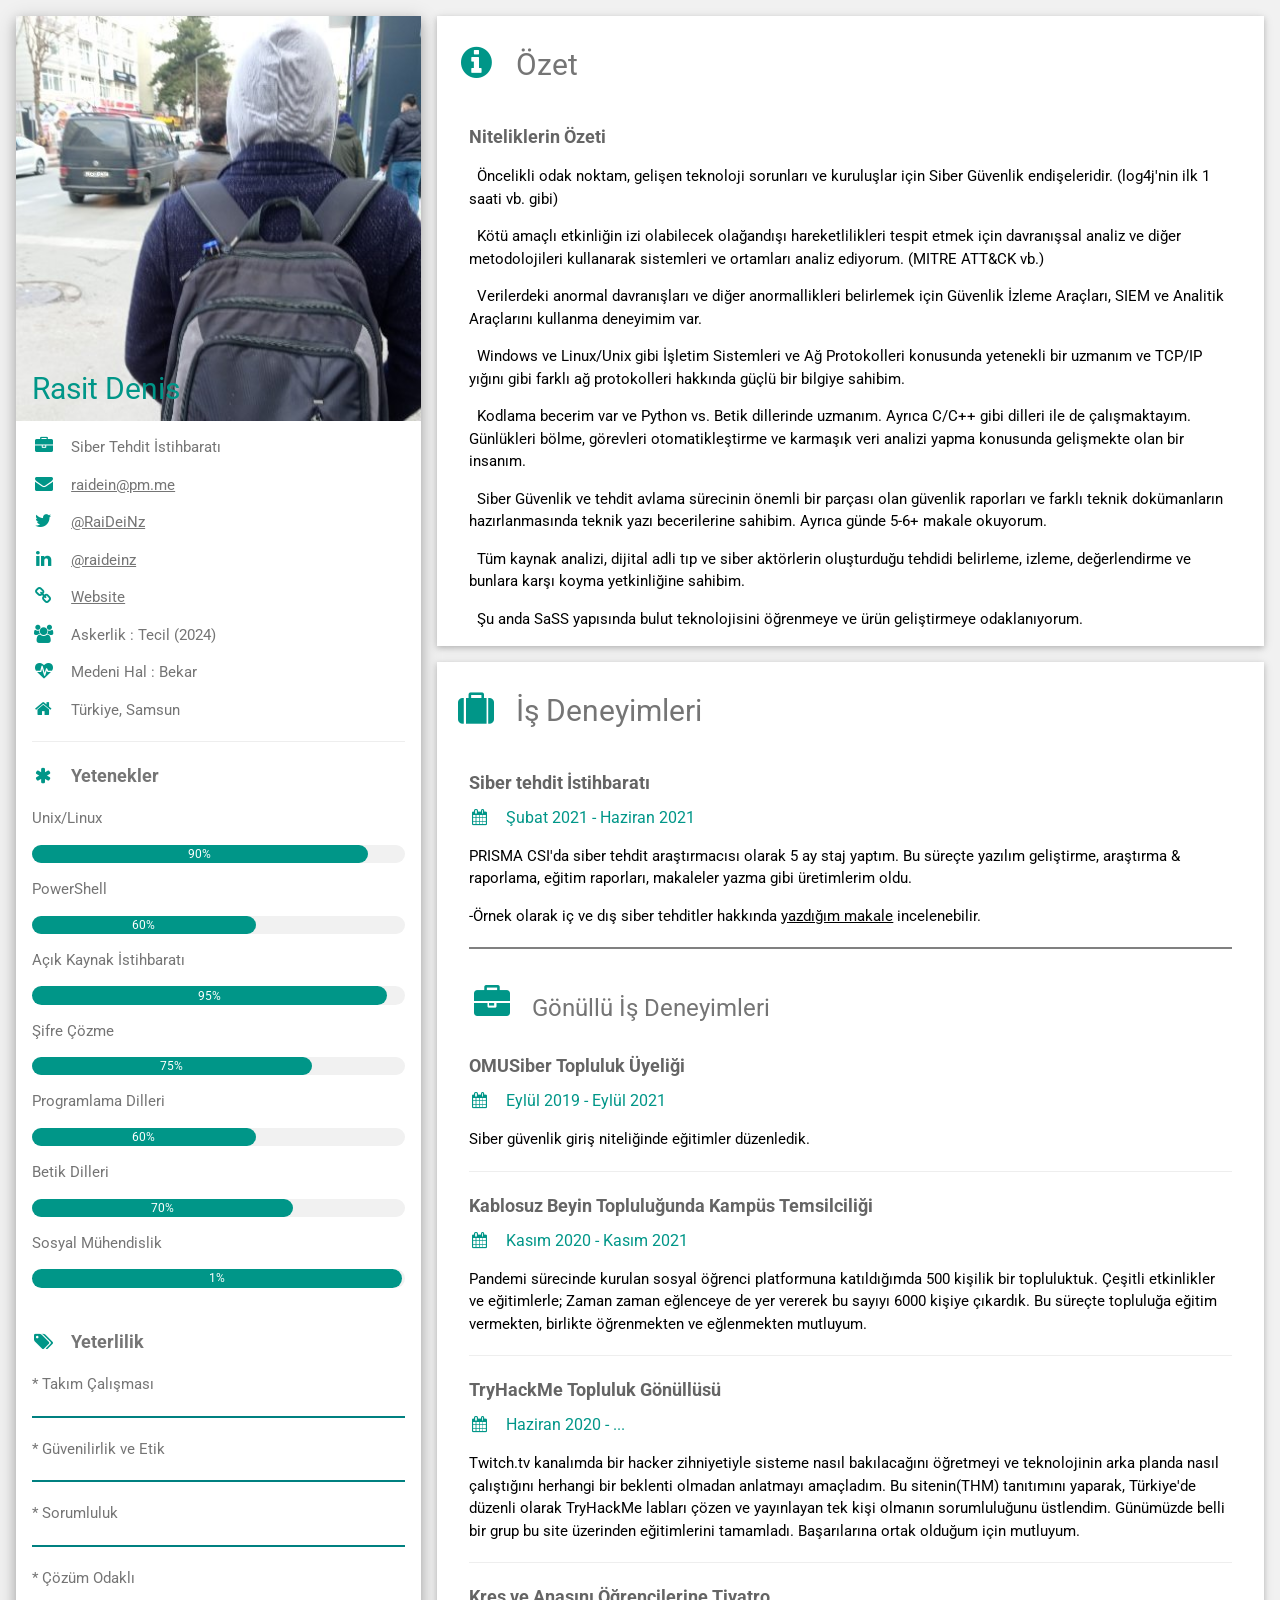
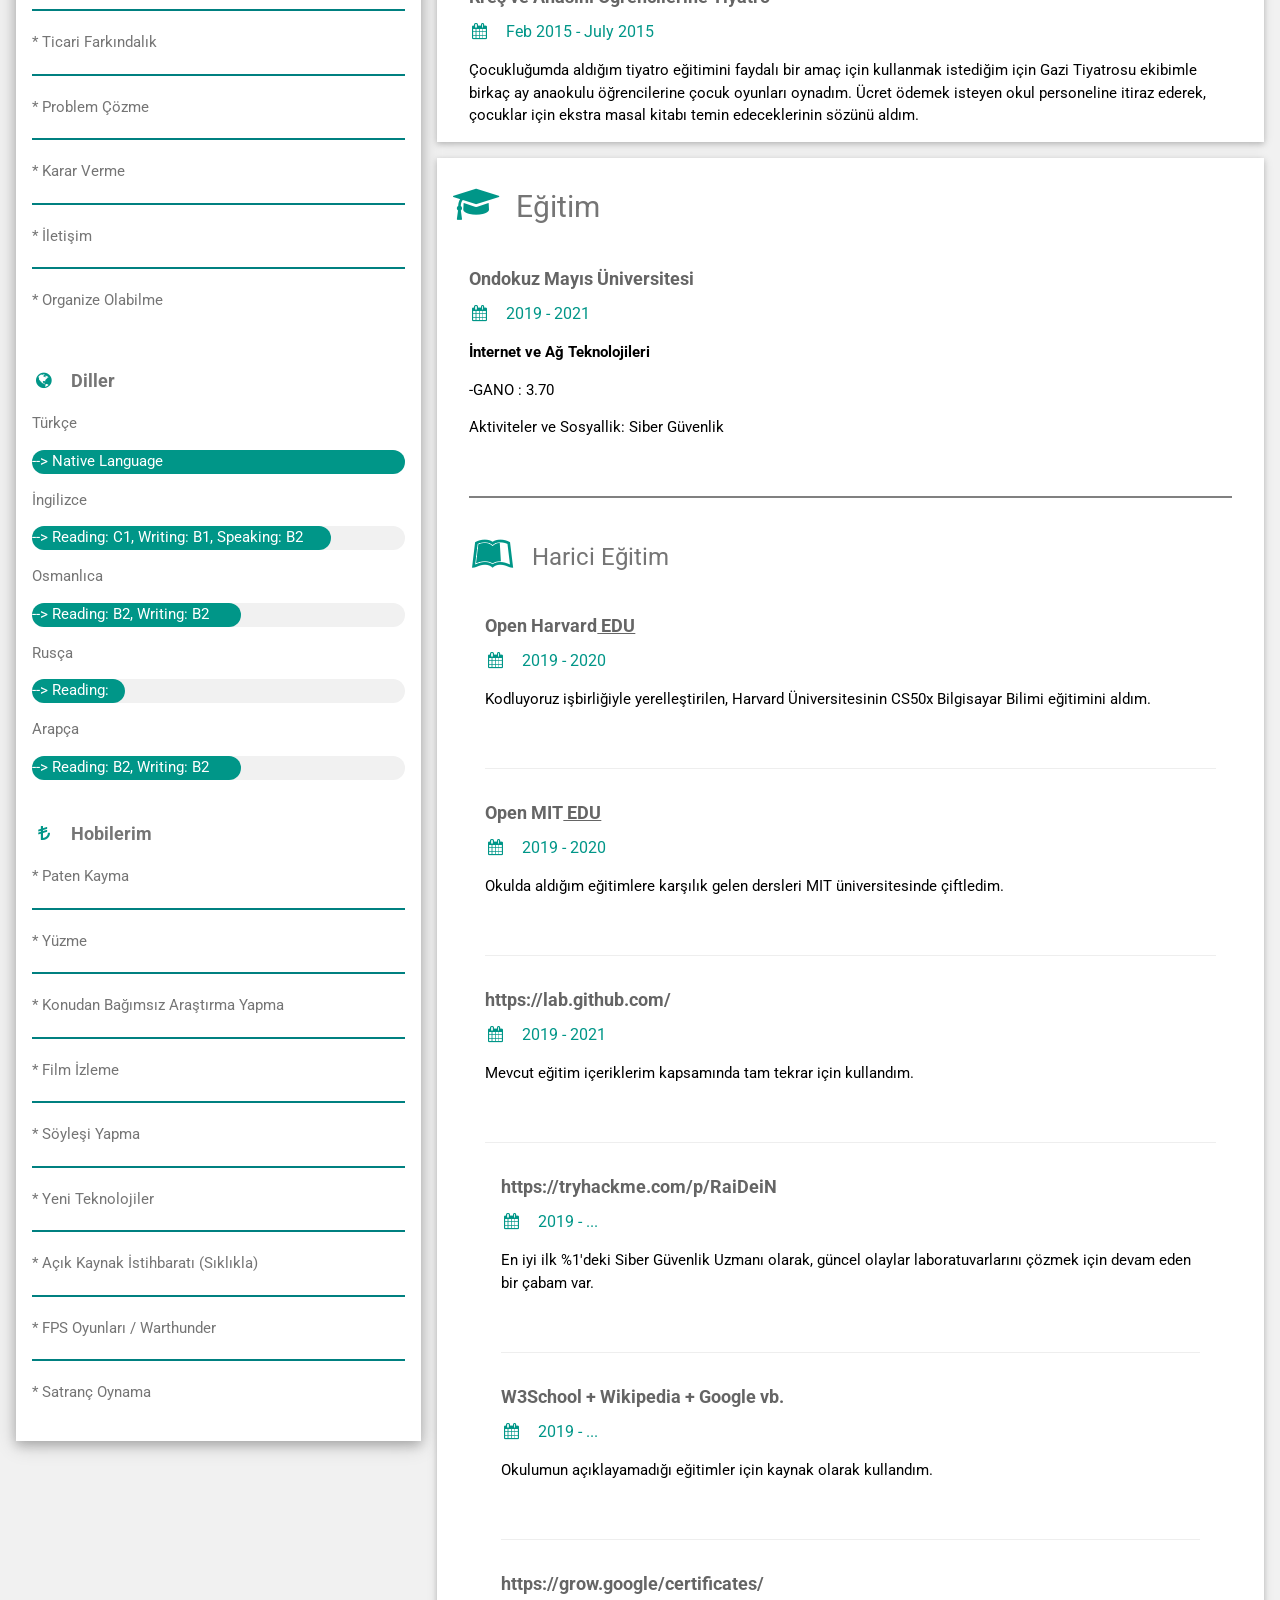
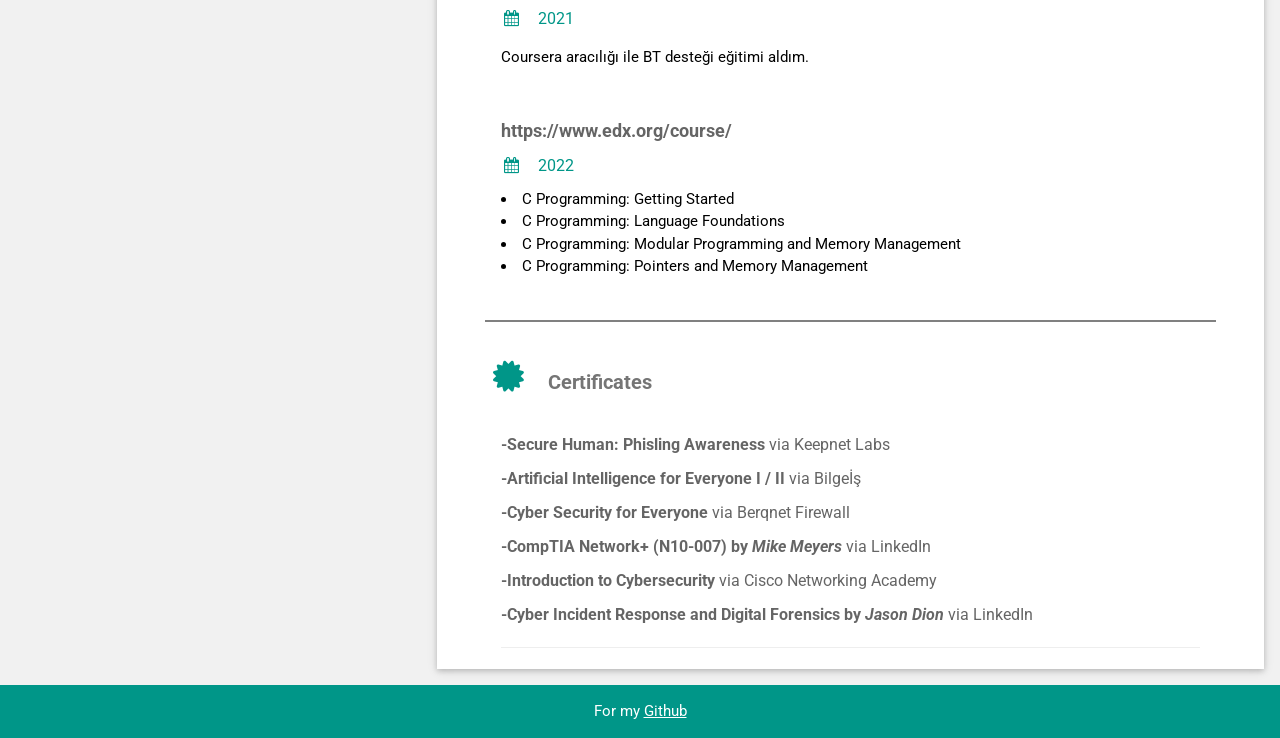
<file: CV/tr/index.html>
<!DOCTYPE html>
<html>
<title>RaiDeiNz' CV</title>
<meta charset="UTF-8">
<meta name="viewport" content="width=device-width, initial-scale=1">
<link rel="stylesheet" href="https://www.w3schools.com/w3css/4/w3.css">
<link rel='stylesheet' href='https://fonts.googleapis.com/css?family=Roboto'>
<link rel="stylesheet" href="https://cdnjs.cloudflare.com/ajax/libs/font-awesome/4.7.0/css/font-awesome.min.css">
<link rel="shortcut icon" type="image/logo.ico" href="https://raideinz.github.io/q/favicon.ico" size="any">

<style>
html,body,h1,h2,h3,h4,h5,h6 {font-family: "Roboto", sans-serif}
</style>
<body class="w3-light-grey">

<!-- Page Container -->
<div class="w3-content w3-margin-top" style="max-width:1400px;">

  <!-- The Grid -->
  <div class="w3-row-padding">
  
    <!-- Left Column -->
    <div class="w3-third">
    
      <div class="w3-white w3-text-grey w3-card-4">
        <div class="w3-display-container">
          <img src="../pp.jpg" style="width:100%" alt="Avatar">
          <div class="w3-display-bottomleft w3-container w3-text-teal">
            <h2>Rasit Denis</h2>
          </div>
        </div>
        <div class="w3-container">
          <p><i class="fa fa-briefcase fa-fw w3-margin-right w3-large w3-text-teal"></i>Siber Tehdit İstihbaratı</p>
          <p><i class="fa fa-envelope fa-fw w3-margin-right w3-large w3-text-teal"></i><a href="mailto:raidein@pm.me">raidein@pm.me</a></p>
          <!--<p><i class="fa fa-phone fa-fw w3-margin-right w3-large w3-text-teal"></i>...</p>-->
          <p><i class="fa fa-twitter fa-fw w3-margin-right w3-large w3-text-teal"></i><a href="https://twitter.com/RaiDeiNz">@RaiDeiNz</a></p>
          <p><i class="fa fa-linkedin fa-fw w3-margin-right w3-large w3-text-teal"></i><a href="https://www.linkedin.com/in/raideinz/">@raideinz</a></p>
          <p><i class="fa fa-link fa-fw w3-margin-right w3-large w3-text-teal"></i><a href="https://raideinz.github.io">Website</a></p>
          <p><i class="fa fa-users fa-fw w3-margin-right w3-large w3-text-teal"></i>Askerlik : Tecil (2024)</p>
          <p><i class="fa fa-heartbeat fa-fw w3-margin-right w3-large w3-text-teal"></i>Medeni Hal : Bekar</p>
          <p><i class="fa fa-home fa-fw w3-margin-right w3-large w3-text-teal"></i>Türkiye, Samsun</p>
          <hr>

          <p class="w3-large"><b><i class="fa fa-asterisk fa-fw w3-margin-right w3-text-teal"></i>Yetenekler</b></p>
          <p>Unix/Linux</p>
          <div class="w3-light-grey w3-round-xlarge w3-small">
            <div class="w3-container w3-center w3-round-xlarge w3-teal" style="width:90%">90%</div>
          </div>
          <p>PowerShell</p>
          <div class="w3-light-grey w3-round-xlarge w3-small">
            <div class="w3-container w3-center w3-round-xlarge w3-teal" style="width:60%">60%</div>
          </div>          
          <p>Açık Kaynak İstihbaratı</p>
          <div class="w3-light-grey w3-round-xlarge w3-small">
            <div class="w3-container w3-center w3-round-xlarge w3-teal" style="width:95%">
              <div class="w3-center w3-text-white">95%</div>
            </div>
          </div>
          <p>Şifre Çözme</p>
          <div class="w3-light-grey w3-round-xlarge w3-small">
            <div class="w3-container w3-center w3-round-xlarge w3-teal" style="width:75%">75%</div>
          </div>
          <p>Programlama Dilleri</p>
          <div class="w3-light-grey w3-round-xlarge w3-small">
            <div class="w3-container w3-center w3-round-xlarge w3-teal" style="width:60%">60%</div>
          </div>
          <p>Betik Dilleri</p>
          <div class="w3-light-grey w3-round-xlarge w3-small">
            <div class="w3-container w3-center w3-round-xlarge w3-teal" style="width:70%">70%</div>
          </div>
          <p>Sosyal Mühendislik</p>
          <div class="w3-light-grey w3-round-xlarge w3-small">
            <div id="suprise" class="w3-container w3-center w3-round-xlarge w3-teal" style="width:99%" onmouseover="mouseOver()" onmouseout="mouseOut()">1%</div>
          </div>
          <br>

          <p class="w3-large w3-text-theme"><b><i class="fa fa-tags fa-fw w3-margin-right w3-text-teal"></i>Yeterlilik</b></p>
          <p> * Takım Çalışması</p>
          <hr style="height:2px;border-width:0;color:gray;background-color:teal">
          <p> * Güvenilirlik ve Etik</p>
          <hr style="height:2px;border-width:0;color:gray;background-color:teal">
          <p> * Sorumluluk</p>
          <hr style="height:2px;border-width:0;color:gray;background-color:teal">
          <p> * Çözüm Odaklı</p>
          <hr style="height:2px;border-width:0;color:gray;background-color:teal">
          <p> * Ticari Farkındalık</p>
          <hr style="height:2px;border-width:0;color:gray;background-color:teal">
          <p> * Problem Çözme</p>
          <hr style="height:2px;border-width:0;color:gray;background-color:teal">
          <p> * Karar Verme</p>
          <hr style="height:2px;border-width:0;color:gray;background-color:teal">
          <p> * İletişim</p>
          <hr style="height:2px;border-width:0;color:gray;background-color:teal">
          <p> * Organize Olabilme</p>
          <br>

          <p class="w3-large w3-text-theme"><b><i class="fa fa-globe fa-fw w3-margin-right w3-text-teal"></i>Diller</b></p>
          <p>Türkçe</p>
          <div class="w3-light-grey w3-round-xlarge">
            <div class="w3-round-xlarge w3-teal" style="height:24px;width:100%">--> Native Language</div>
          </div>
          <p>İngilizce</p>
          <div class="w3-light-grey w3-round-xlarge">
            <div class="w3-round-xlarge w3-teal" style="height:24px;width:80%">--> Reading: C1, Writing: B1, Speaking: B2</div>
          </div>
          <p>Osmanlıca</p>
          <div class="w3-light-grey w3-round-xlarge">
            <div class="w3-round-xlarge w3-teal" style="height:24px;width:56%">--> Reading: B2, Writing: B2</div>
          </div>
          <p>Rusça</p>
          <div class="w3-light-grey w3-round-xlarge">
            <div class="w3-round-xlarge w3-teal" style="height:24px;width:25%">--> Reading: A2</div>
          </div>
          <p>Arapça</p>
          <div class="w3-light-grey w3-round-xlarge">
            <div class="w3-round-xlarge w3-teal" style="height:24px;width:56%">--> Reading: B2, Writing: B2</div>
          </div>
          <br>
          <p class="w3-large w3-text-theme"><b><i class="fa fa-try fa-fw w3-margin-right w3-text-teal"></i>Hobilerim</b></p>
          <p> * Paten Kayma</p>
          <hr style="height:2px;border-width:0;color:gray;background-color:teal">
          <p> * Yüzme</p>
          <hr style="height:2px;border-width:0;color:gray;background-color:teal">
          <p> * Konudan Bağımsız Araştırma Yapma</p>
          <hr style="height:2px;border-width:0;color:gray;background-color:teal">
          <p> * Film İzleme</p>
          <hr style="height:2px;border-width:0;color:gray;background-color:teal">
          <p> * Söyleşi Yapma</p>
          <hr style="height:2px;border-width:0;color:gray;background-color:teal">
          <p> * Yeni Teknolojiler</p>
          <hr style="height:2px;border-width:0;color:gray;background-color:teal">
          <p> * Açık Kaynak İstihbaratı (Sıklıkla)</p>
          <hr style="height:2px;border-width:0;color:gray;background-color:teal">
          <p> * FPS Oyunları / Warthunder</p>
          <hr style="height:2px;border-width:0;color:gray;background-color:teal">
          <p> * Satranç Oynama</p>
          <br>

        </div>
      </div><br>

    <!-- End Left Column -->
    </div>

    <!-- Right Column -->
    <div class="w3-twothird">
    
        <div class="w3-container w3-card w3-white w3-margin-bottom">
          <h2 class="w3-text-grey w3-padding-16"><i class="fa fa-info-circle fa-fw w3-margin-right w3-xxlarge w3-text-teal"></i>Özet</h2>
          <div class="w3-container">
            <h5 class="w3-opacity"><b>Niteliklerin Özeti</b></h5>
            <p>&ensp;Öncelikli odak noktam, gelişen teknoloji sorunları ve kuruluşlar için Siber Güvenlik endişeleridir. (log4j'nin ilk 1 saati vb. gibi)</p>
            <p>&ensp;Kötü amaçlı etkinliğin izi olabilecek olağandışı hareketlilikleri tespit etmek için davranışsal analiz ve diğer metodolojileri kullanarak sistemleri ve ortamları analiz ediyorum. (MITRE ATT&CK vb.)</p>
            <p>&ensp;Verilerdeki anormal davranışları ve diğer anormallikleri belirlemek için Güvenlik İzleme Araçları, SIEM ve Analitik Araçlarını kullanma deneyimim var.</p>
            <p>&ensp;Windows ve Linux/Unix gibi İşletim Sistemleri ve Ağ Protokolleri konusunda yetenekli bir uzmanım ve TCP/IP yığını gibi farklı ağ protokolleri hakkında güçlü bir bilgiye sahibim.</p>
            <p>&ensp;Kodlama becerim var ve Python vs. Betik dillerinde uzmanım. Ayrıca C/C++ gibi dilleri ile de çalışmaktayım. Günlükleri bölme, görevleri otomatikleştirme ve karmaşık veri analizi yapma konusunda gelişmekte olan bir insanım.</p>
            <p>&ensp;Siber Güvenlik ve tehdit avlama sürecinin önemli bir parçası olan güvenlik raporları ve farklı teknik dokümanların hazırlanmasında teknik yazı becerilerine sahibim. Ayrıca günde 5-6+ makale okuyorum.</p>
            <p>&ensp;Tüm kaynak analizi, dijital adli tıp ve siber aktörlerin oluşturduğu tehdidi belirleme, izleme, değerlendirme ve bunlara karşı koyma yetkinliğine sahibim.</p>
            <p>&ensp;Şu anda SaSS yapısında bulut teknolojisini öğrenmeye ve ürün geliştirmeye odaklanıyorum.</p>
          </div>
      </div>

      <div class="w3-container w3-card w3-white w3-margin-bottom">
        <h2 class="w3-text-grey w3-padding-16"><i class="fa fa-suitcase fa-fw w3-margin-right w3-xxlarge w3-text-teal"></i>İş Deneyimleri</h2>
        <!--<div class="w3-container">
          <h5 class="w3-opacity"><b>Pentester / Red Team</b></h5>
          <h6 class="w3-text-teal"><i class="fa fa-calendar fa-fw w3-margin-right"></i>Jan 2015 - <span class="w3-tag w3-teal w3-round">Current</span></h6>
          <p> </p>
          <hr>
        </div>-->
        <div class="w3-container">
          <h5 class="w3-opacity"><b>Siber tehdit İstihbaratı</b></h5>
          <h6 class="w3-text-teal"><i class="fa fa-calendar fa-fw w3-margin-right"></i>Şubat 2021 - Haziran 2021</h6>
          <p>PRISMA CSI'da siber tehdit araştırmacısı olarak 5 ay staj yaptım. Bu süreçte yazılım geliştirme, araştırma & raporlama, eğitim raporları, makaleler yazma gibi üretimlerim oldu.</p>
          <p>-Örnek olarak iç ve dış siber tehditler hakkında <a href="https://raide.in/my_articles/1/Internal%20and%20External%20Cyber%20Threats%20and%20Precautions.pdf" target="_blank">yazdığım makale</a> incelenebilir.</p>
          <hr style="height:2px;border-width:0;color:gray;background-color:gray">
          <h3 class="w3-text-grey w3-padding-16"><i class="fa fa-briefcase fa-fw w3-margin-right w3-xxlarge w3-text-teal"></i>Gönüllü İş Deneyimleri</h3>
          <h5 class="w3-opacity"><b>OMUSiber Topluluk Üyeliği</b></h5>
          <h6 class="w3-text-teal"><i class="fa fa-calendar fa-fw w3-margin-right"></i>Eylül 2019 - Eylül 2021</h6>
          <p>Siber güvenlik giriş niteliğinde eğitimler düzenledik.</p>
          <hr>
          <h5 class="w3-opacity"><b>Kablosuz Beyin Topluluğunda Kampüs Temsilciliği</b></h5>
          <h6 class="w3-text-teal"><i class="fa fa-calendar fa-fw w3-margin-right"></i>Kasım 2020 - Kasım 2021</h6>
          <p>Pandemi sürecinde kurulan sosyal öğrenci platformuna katıldığımda 500 kişilik bir topluluktuk. Çeşitli etkinlikler ve eğitimlerle; Zaman zaman eğlenceye de yer vererek bu sayıyı 6000 kişiye çıkardık. Bu süreçte topluluğa eğitim vermekten, birlikte öğrenmekten ve eğlenmekten mutluyum.</p>
          <hr>
          <h5 class="w3-opacity"><b>TryHackMe Topluluk Gönüllüsü</b></h5>
          <h6 class="w3-text-teal"><i class="fa fa-calendar fa-fw w3-margin-right"></i>Haziran 2020 - ...</h6>
          <p>Twitch.tv kanalımda bir hacker zihniyetiyle sisteme nasıl bakılacağını öğretmeyi ve teknolojinin arka planda nasıl çalıştığını herhangi bir beklenti olmadan anlatmayı amaçladım. Bu sitenin(THM) tanıtımını yaparak, Türkiye'de düzenli olarak TryHackMe labları çözen ve yayınlayan tek kişi olmanın sorumluluğunu üstlendim. Günümüzde belli bir grup bu site üzerinden eğitimlerini tamamladı. Başarılarına ortak olduğum için mutluyum.</p>
          <hr>
          <h5 class="w3-opacity"><b>Kreş ve Anasını Öğrencilerine Tiyatro</b></h5>
          <h6 class="w3-text-teal"><i class="fa fa-calendar fa-fw w3-margin-right"></i>Feb 2015 - July 2015</h6>
          <p>Çocukluğumda aldığım tiyatro eğitimini faydalı bir amaç için kullanmak istediğim için Gazi Tiyatrosu ekibimle birkaç ay anaokulu öğrencilerine çocuk oyunları oynadım. Ücret ödemek isteyen okul personeline itiraz ederek, çocuklar için ekstra masal kitabı temin edeceklerinin sözünü aldım.</p>
        </div>
      </div>

      <div class="w3-container w3-card w3-white">
        <h2 class="w3-text-grey w3-padding-16"><i class="fa fa-graduation-cap fa-fw w3-margin-right w3-xxlarge w3-text-teal"></i>Eğitim</h2>
        <div class="w3-container">
          <h5 class="w3-opacity"><b>Ondokuz Mayıs Üniversitesi </b></h5>
          <h6 class="w3-text-teal"><i class="fa fa-calendar fa-fw w3-margin-right"></i>2019 - 2021</h6>
          <p><b>İnternet ve Ağ Teknolojileri</b></p>
          <p>-GANO : 3.70</p>
          <p>Aktiviteler ve Sosyallik: Siber Güvenlik</p><br>
          <hr style="height:2px;border-width:0;color:gray;background-color:gray">
        <h3 class="w3-text-grey w3-padding-16"><i class="fa fa-leanpub fa-fw w3-margin-right w3-xxlarge w3-text-teal"></i>Harici Eğitim</h3>
        <div class="w3-container">
          <h5 class="w3-opacity"><b>Open Harvard<a href="https://online-learning.harvard.edu/catalog"> EDU</a></b></h5>
          <h6 class="w3-text-teal"><i class="fa fa-calendar fa-fw w3-margin-right"></i>2019 - 2020</h6>
          <p>Kodluyoruz işbirliğiyle yerelleştirilen, Harvard Üniversitesinin CS50x Bilgisayar Bilimi eğitimini aldım.</p><br>
          <hr>
          </div>
        <div class="w3-container">
          <h5 class="w3-opacity"><b>Open MIT<a href="https://ocw.mit.edu/courses/find-by-topic/#cat=engineering&subcat=computerscience"> EDU</a></b></h5>
          <h6 class="w3-text-teal"><i class="fa fa-calendar fa-fw w3-margin-right"></i>2019 - 2020</h6>
          <p>Okulda aldığım eğitimlere karşılık gelen dersleri MIT üniversitesinde çiftledim.</p><br>
          <hr>          
        </div>
        <div class="w3-container">
          <h5 class="w3-opacity"><b>https://lab.github.com/</b></h5>
          <h6 class="w3-text-teal"><i class="fa fa-calendar fa-fw w3-margin-right"></i>2019 - 2021</h6>
          <p>Mevcut eğitim içeriklerim kapsamında tam tekrar için kullandım.</p><br>
          <hr>
        <div class="w3-container">
          <h5 class="w3-opacity"><b>https://tryhackme.com/p/RaiDeiN</b></h5>
          <h6 class="w3-text-teal"><i class="fa fa-calendar fa-fw w3-margin-right"></i>2019 - ...</h6>
          <p>En iyi ilk %1'deki Siber Güvenlik Uzmanı olarak, güncel olaylar laboratuvarlarını çözmek için devam eden bir çabam var.</p><br>
          <hr>
        </div>
        <div class="w3-container">
          <h5 class="w3-opacity"><b>W3School + Wikipedia + Google vb. </b></h5>
          <h6 class="w3-text-teal"><i class="fa fa-calendar fa-fw w3-margin-right"></i>2019 - ...</h6>
          <p>Okulumun açıklayamadığı eğitimler için kaynak olarak kullandım.</p><br>
          <hr>
        </div>
        <div class="w3-container">
          <h5 class="w3-opacity"><b>https://grow.google/certificates/</b></h5>
          <h6 class="w3-text-teal"><i class="fa fa-calendar fa-fw w3-margin-right"></i>2021</h6>
          <p>Coursera aracılığı ile BT desteği eğitimi aldım.</p><br>
        </div>
        <div class="w3-container">
          <h5 class="w3-opacity"><b>https://www.edx.org/course/</b></h5>
          <h6 class="w3-text-teal"><i class="fa fa-calendar fa-fw w3-margin-right"></i>2022</h6>
          <li>C Programming: Getting Started</li>
          <li>C Programming: Language Foundations</li>
          <li>C Programming: Modular Programming and Memory Management</li>
          <li>C Programming: Pointers and Memory Management</li><br>
        </div>
        <hr style="height:2px;border-width:0;color:gray;background-color:gray">
        <h4 class="w3-text-grey w3-padding-16"><i class="fa fa-certificate fa-fw w3-margin-right w3-xxlarge w3-text-teal"></i><b>Certificates</b></h3>
         <div class="w3-container">
          <h6 class="w3-opacity"><b>-Secure Human: Phisling Awareness</b> via Keepnet Labs</h6>
          <h6 class="w3-opacity"><b>-Artificial Intelligence for Everyone I / II</b> via Bilgeİş</h6>
          <h6 class="w3-opacity"><b>-Cyber Security for Everyone</b> via Berqnet Firewall</h6>
          <h6 class="w3-opacity"><b>-CompTIA Network+ (N10-007) by <i>Mike Meyers</i></b> via LinkedIn</h6>
          <h6 class="w3-opacity"><b>-Introduction to Cybersecurity</b> via Cisco Networking Academy</h6>
          <h6 class="w3-opacity"><b>-Cyber Incident Response and Digital Forensics by <i>Jason Dion</i></b> via LinkedIn</h6>
          <hr>
        </div>
        </div>
      </div>
    <!-- End Right Column -->
    </div>
    
  <!-- End Grid -->
  </div>
  
  <!-- End Page Container -->
</div>
<script>
var x = 0;
function mouseOver() {
  document.getElementById("suprise").innerHTML = "99%";
  x++;
}
function mouseOut() {
  document.getElementById("suprise").innerHTML = " You succumbed to human psychology!";
  x++;
}
</script>
<footer class="w3-container w3-teal w3-center w3-margin-top">
  <p>For my <a href="https://github.com/RaiDeiNz" target="_blank">Github</a></p>
</footer>
</body>
</html>
</file>
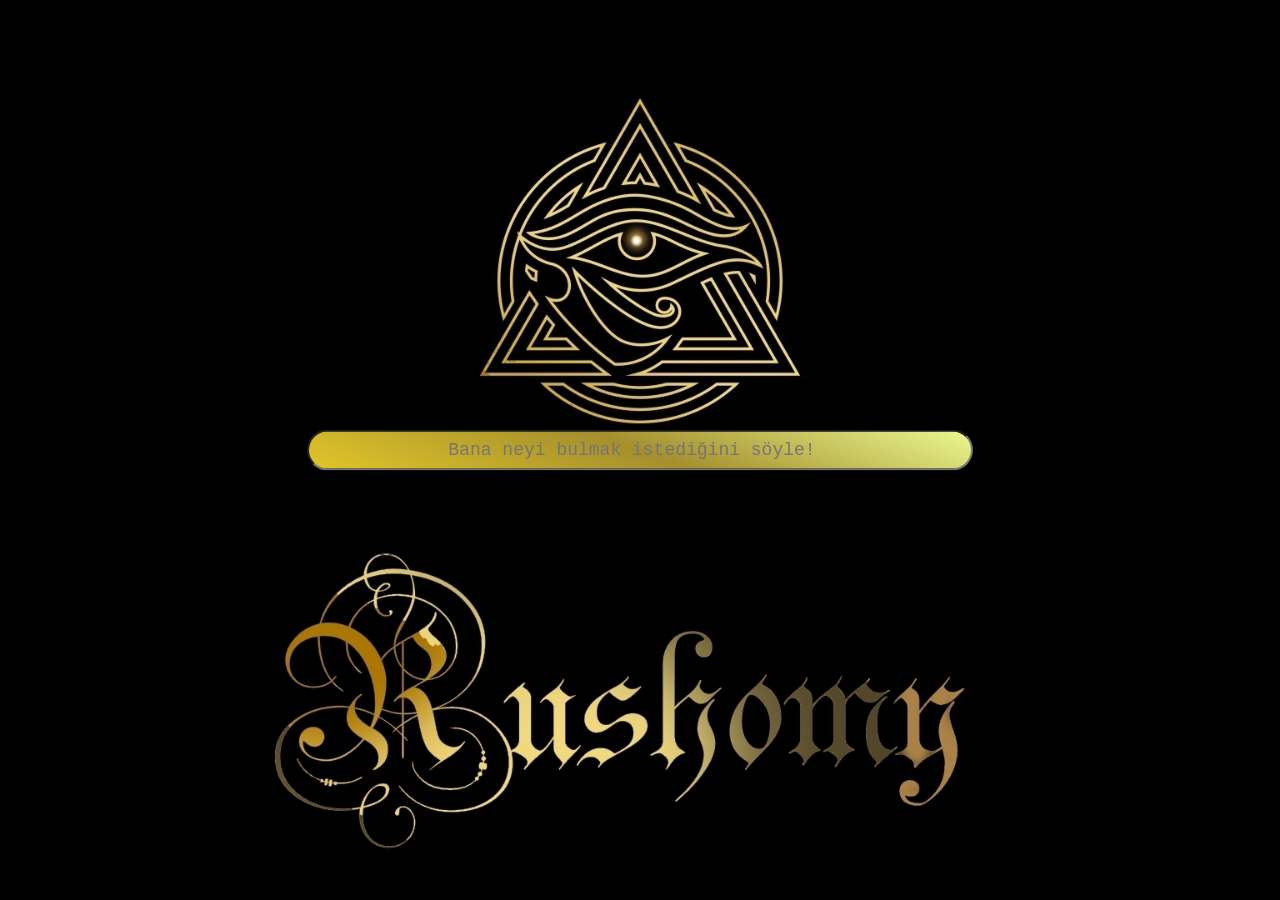
<file: Rushomy/earlyAccess/index.html>
<!DOCTYPE html>
<html lang="en">
<head>
<title>Rushomy : More than a search engine.</title>
<meta charset="UTF-8">
<meta name="viewport" content="width=device-width, initial-scale=1">
<link rel="stylesheet" href="https://www.w3schools.com/w3css/4/w3.css">
<link rel="stylesheet" href="https://fonts.googleapis.com/css?family=Raleway">
<link rel="shortcut icon" type="image/logo.ico" href="/q/R0.ico" size="any">
<link rel="stylesheet" href="https://maxcdn.bootstrapcdn.com/bootstrap/4.5.2/css/bootstrap.min.css">
<script async src="https://cse.google.com/cse.js?cx=a2f021a67742c4111"></script>
<style>
body {
 background-color: black;
} 
body, html {
  height: 100%
  
}
.bgimg {
  background-image: url('../RushomySearch.jpg');
  min-height: 100%;
  min-width: 100%;
  background-position: center;
  background-size: cover;
}
@media only screen and (max-width:1024) {
  .bgimg {
    background-image: url('../Rushomy.jpg');
    min-height: 100%;
    min-width: 100%;
    background-position: center;
    background-size: cover;
  }
}
.altinInekSarisi {
	position: relative;
	font-size: 18px;
	background: linear-gradient(21deg, #e1c529, #a58f2d, #eaf88f);
  padding: 5px;
	display: inline-block;
	border-radius: 1337em;
  width: 666px;
  outline: none;
  font-family:'Courier New', Courier, monospace;
  text-align: center;
}
#rButton {
  position: relative;
  font-family: 'Courier New', Courier, monospace;
  color: khaki;
  background-color: black;
  border-radius: 1337px;
  border-color: orange;
  padding: 3px;
  width: 120%;
  text-align: center;
}
</style>
</head>
<body oncontextmenu="return false">
<div class="bgimg w3-display-container">
  <div class="w3-display-container w3-display-middle">
  <form action="https://www.google.com/search" method="GET" role="search">
    <div>
        <div>
          <input class="altinInekSarisi w3-display-container" type="search" id="Het Haegel" name="q" placeholder="Bana neyi bulmak istediğini söyle!" autofocus></input>
        </div> 
          <!--Surah al-Baqarah in verses 67-73 / Also known as Israiler's history. It can searching what is "Het Heagel". It is the concept of our web design/story.-->
          <!--
          <div class="d-flex align-items-center flex-wrap w3-bar"> Some other buttons will come under this div
            <a class="w3-display-container"><input id="rButton" class="button" type="submit" value="Search With Rushomy"></a>
          </div>-->
    </div>
  </form>
  </div>
</div>
<script src="https://ajax.googleapis.com/ajax/libs/jquery/3.5.1/jquery.min.js"></script>
<script src="https://cdnjs.cloudflare.com/ajax/libs/popper.js/1.16.0/umd/popper.min.js"></script>
<script src="https://maxcdn.bootstrapcdn.com/bootstrap/4.5.2/js/bootstrap.min.js"></script>
</body>
</html>
</file>
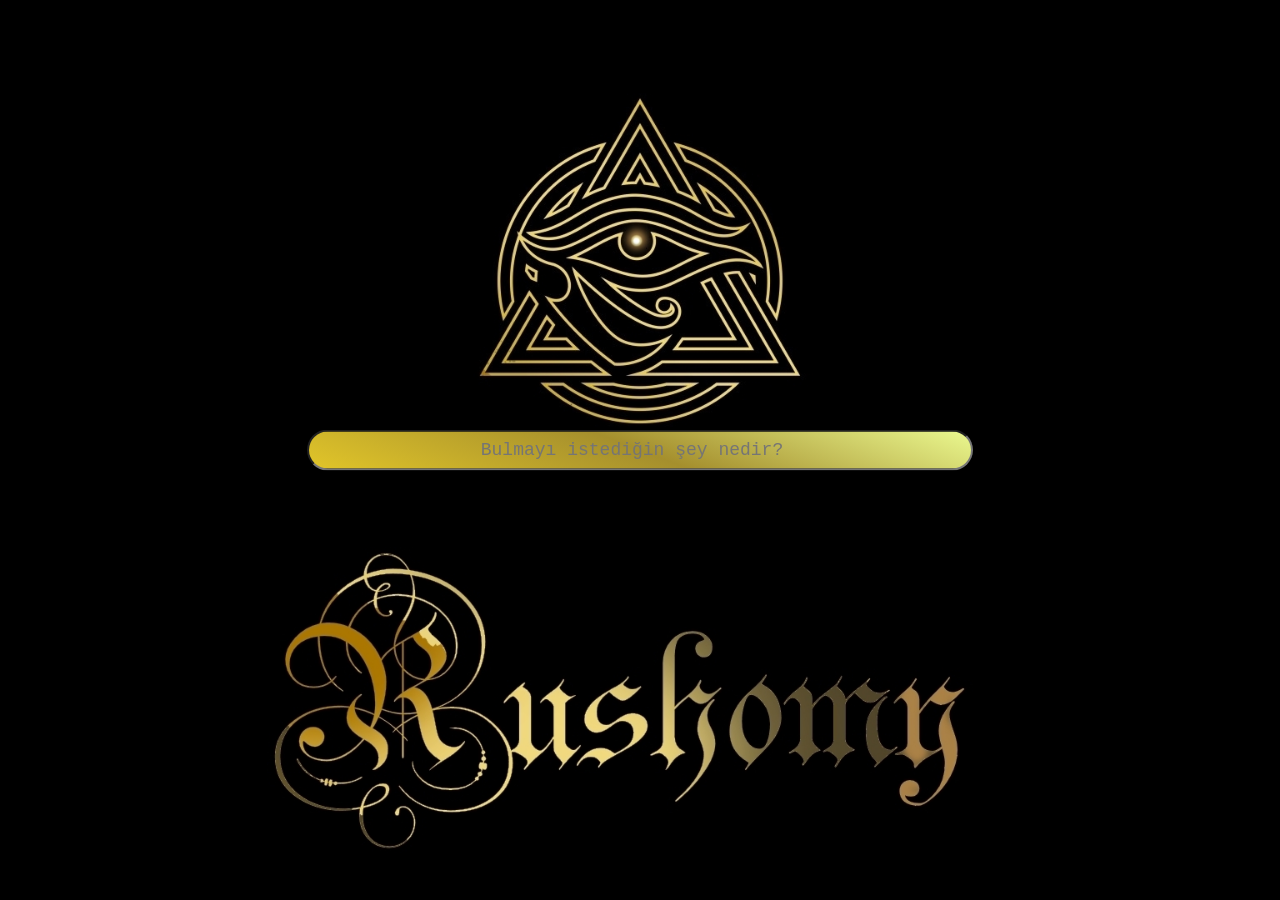
<file: Rushomy/test/index.html>
<!DOCTYPE html>
<html lang="en">
<head>
<title>Rushomy : More than a search engine.</title>
<meta charset="UTF-8">
<meta name="viewport" content="width=device-width, initial-scale=1">
<link rel="stylesheet" href="https://www.w3schools.com/w3css/4/w3.css">
<link rel="stylesheet" href="https://fonts.googleapis.com/css?family=Raleway">
<link rel="shortcut icon" type="image/logo.ico" href="/q/R0.ico" size="any">
<link rel="stylesheet" href="https://maxcdn.bootstrapcdn.com/bootstrap/4.5.2/css/bootstrap.min.css">
<style>
body {
 color: black;
} 
body, html {
  height: 100%
  
}
.bgimg {
  background-image: url('../RushomySearch.jpg');
  min-height: 100%;
  min-width: 100%;
  background-position: center;
  background-size: cover;
}
@media only screen and (max-width:1024) {
  .bgimg {
    background-image: url('../Rushomy.jpg');
    min-height: 100%;
    min-width: 100%;
    background-position: center;
    background-size: contain;
  }
}
.altinInekSarisi {
	position: relative;
	font-size: 18px;
	background: linear-gradient(21deg, #e1c529, #a58f2d, #eaf88f);
  padding: 5px;
	display: inline-block;
	border-radius: 1337em;
  width: 666px;
  outline: none;
  font-family:'Courier New', Courier, monospace;
  text-align: center;
}
#rButton {
  position: relative;
  font-family: 'Courier New', Courier, monospace;
  color: khaki;
  background-color: black;
  border-radius: 1337px;
  border-color: orange;
  padding: 3px;
  width: 120%;
  text-align: center;
}
</style>
</head>
<body bgcolor="black" oncontextmenu="return false">
<div class="bgimg w3-display-container">
  <div class="w3-display-container w3-display-middle">
  <form name="request" action="#" method="GET" role="search" onsubmit="return holdRequest(this)">
    <div>
        <div>
          <input class="altinInekSarisi w3-display-container" type="search" id="Het Haegel" name="RushomySearchIt" placeholder="Bulmayı istediğin şey nedir?" autofocus onkeyup="showResult(this.value)"></input>
        </div> 
          <!--Surah al-Baqarah in verses 67-73 / Also known as Israiler's history. It can searching what is "Het Heagel". It is the concept of our web design/story.-->
          <!--
          <div class="d-flex align-items-center flex-wrap w3-bar"> Some other buttons will come under this div
            <a class="w3-display-container"><input id="rButton" class="button" type="submit" value="Search With Rushomy"></a>
          </div>-->
    </div>
  </form>
  </div>
</div>
<script src="https://ajax.googleapis.com/ajax/libs/jquery/3.5.1/jquery.min.js"></script>
<script src="https://cdnjs.cloudflare.com/ajax/libs/popper.js/1.16.0/umd/popper.min.js"></script>
<script src="https://maxcdn.bootstrapcdn.com/bootstrap/4.5.2/js/bootstrap.min.js"></script>
<script>
  function holdRequest(request) {
    let q = document.forms[request].value;
      return q;
    }
  </script>
</body>
</html>
</file>
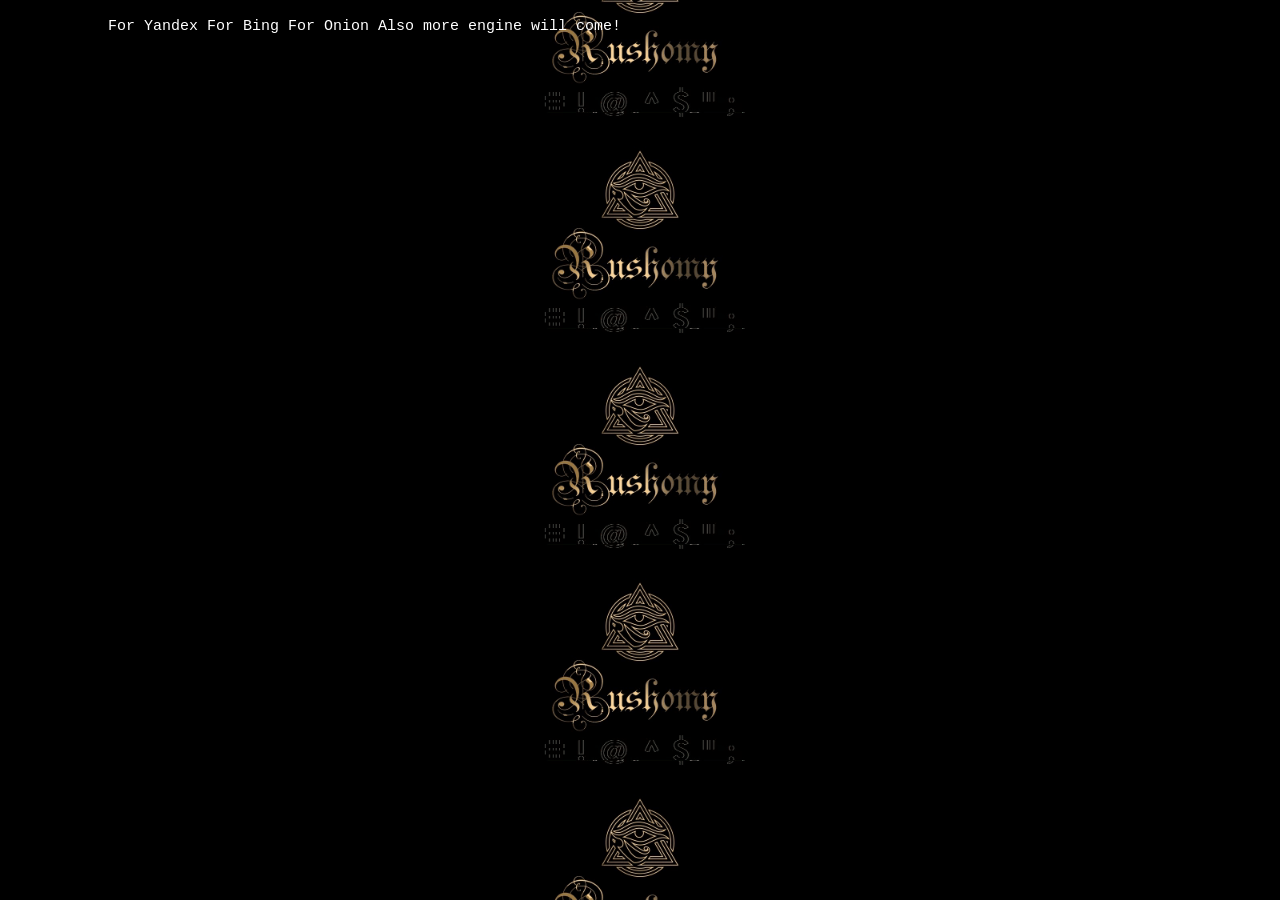
<file: Rushomy/test/07˸03/index.html>
<!DOCTYPE html>
<html>
<head>
<title>I Observe!</title>
<meta charset="UTF-8">
<meta name="viewport" content="width=device-width, initial-scale=1">
<link rel="stylesheet" href="https://www.w3schools.com/w3css/4/w3.css">
<link rel='stylesheet' href='https://fonts.googleapis.com/css?family=Roboto'>
<link rel="stylesheet" href="https://cdnjs.cloudflare.com/ajax/libs/font-awesome/4.7.0/css/font-awesome.min.css">
<link rel="shortcut icon" type="image/logo.ico" href="https://raideinz.github.io/q/R0.ico" size="any">
<style>
html,body,h1,h2,h3,h4,h5,h6 {font-family:'Courier New', Courier, monospace}
.bgimg {
  background-image: url('../../D.gif');
  background-size: 30%;
  max-width: 100%;
  max-height: 100%;
  background-repeat:repeat-y;
  background-position: center;
}
.rightSide {
  position: inherit;
}
</style>
</head>
<body class="w3-black bgimg">
<div class="w3-content w3-margin-top" style="max-width: 1080px;">
  <div class="w3-row-padding">
    <div class="w3-third">
      <!--For Google' Results-->
      <div class="gcse-searchresults-only"></div>
    </div>
    <div></div>
    <div class="rightSide">
        For Yandex
        For Bing
        For Onion
        Also more engine will come!
      </div>
  </div>
</div>
</body>
</html>
</file>
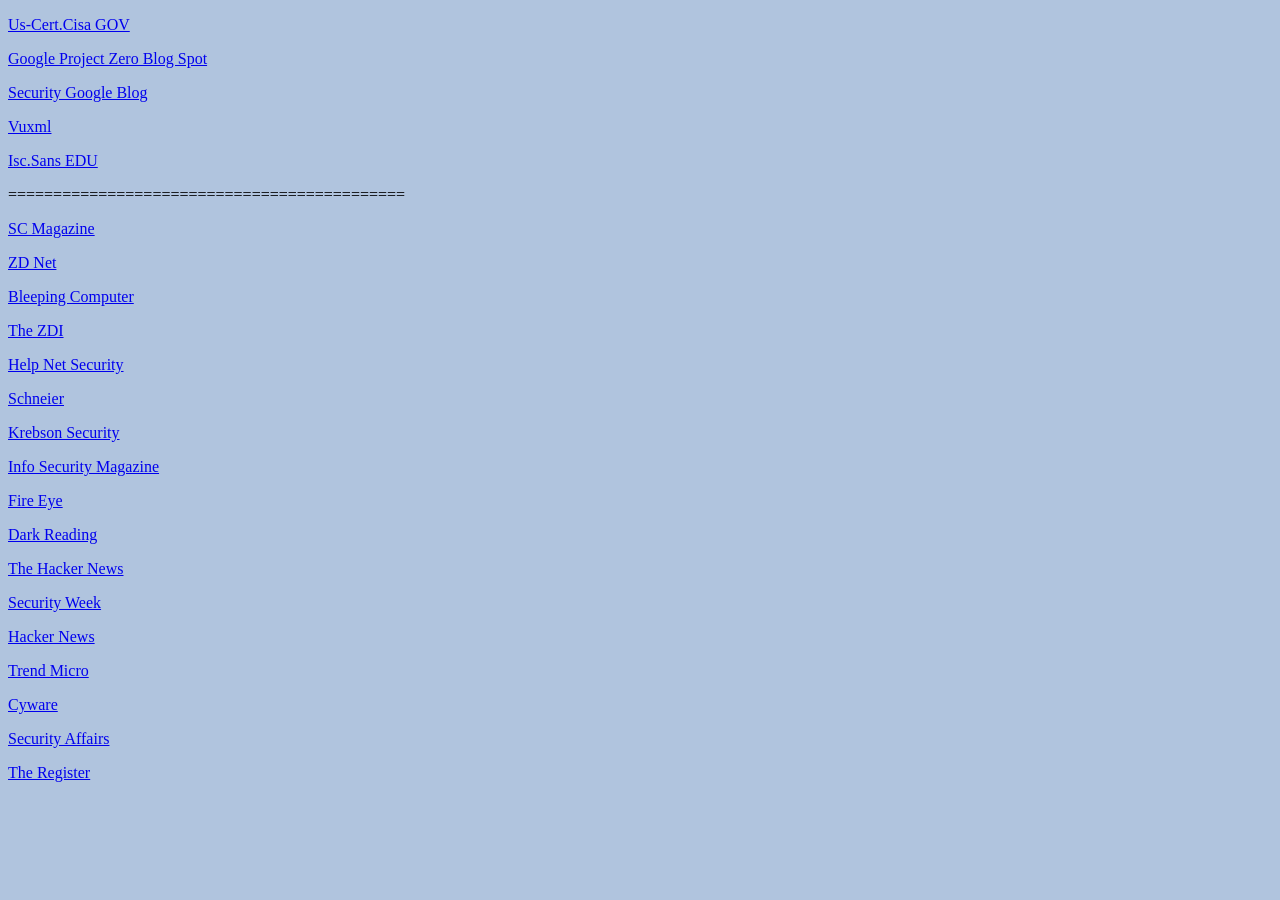
<file: q/sites.html>
<!DOCTYPE html>
<html>
<head>
<title>
My Sweet Homepage
</title>
<link rel="shortcut icon" type="image/logo.ico" href="/q/favicon.ico" size="any">
</head>
<body bgcolor="#B0C4DE">
<p><a href="https://us-cert.cisa.gov/ncas/alerts/2021" target="_blank">Us-Cert.Cisa GOV</a></p>
<p>
<p><a href="https://googleprojectzero.blogspot.com/" target="_blank">Google Project Zero Blog Spot</a></p>
<p>
<p><a href="https://security.googleblog.com/" target="_blank">Security Google Blog</a></p>
<p>
<p><a href="https://www.vuxml.org/freebsd/" target="_blank">Vuxml</a></p>
<p>
<p><a href="https://isc.sans.edu/podcast.html" target="_blank">Isc.Sans EDU</a></p>
<p>
<p>============================================
<p>
<p><a href="https://www.scmagazine.com/home/security-news/" target="_blank">SC Magazine</a></p>
<p>
<p><a href="https://www.zdnet.com/" target="_blank">ZD Net</a></p>
<p>
<p><a href="https://www.bleepingcomputer.com/news/security/" target="_blank">Bleeping Computer</a></p>
<p>
<p><a href="https://www.thezdi.com/blog" target="_blank"></a></p>
<p>
<p><a href="https://www.cyberreport.io/category/cyber-security" target="_blank">The ZDI</a></p>
<p>
<p><a href="https://www.helpnetsecurity.com/2021/" target="_blank">Help Net Security</a></p>
<p>
<p><a href="https://www.schneier.com/" target="_blank">Schneier</a></p>
<p>
<p><a href="https://krebsonsecurity.com/" target="_blank">Krebson Security</a></p>
<p>
<p><a href="https://www.infosecurity-magazine.com/news/" target="_blank">Info Security Magazine</a></p>
<p>
<p><a href="https://www.fireeye.com/blog.html" target="_blank">Fire Eye</a></p>
<p>
<p><a href="https://www.darkreading.com/threat-intelligence.asp" target="_blank">Dark Reading</a></p>
<p>
<p><a href="https://thehackernews.com/search/label/Cyber%20Attack" target="_blank">The Hacker News</a></p>
<p>
<p><a href="https://www.securityweek.com/cybercrime/whitepapers" target="_blank">Security Week</a></p>
<p>
<p><a href="https://hn.algolia.com/" target="_blank">Hacker News</a></p>
<p>
<p><a href="https://www.trendmicro.com/en_us/research.html?" target="_blank">Trend Micro</a></p>
<p>
<p><a href="https://cyware.com/cyber-security-news-articles" target="_blank">Cyware</a></p>
<p>
<p><a href="https://securityaffairs.co/wordpress/" target="_blank">Security Affairs</a></p>
<p>
<p><a href="https://www.theregister.com/security/" target="_blank">The Register</a></p>
</body>
</html>
</file>
<file: src/web/style.css>
canvas {
    position: fixed;
    top: 0;
    left: 0;
    z-index: -1;
    display: block;
  }
  
  :root {
    --primary: #2b2d42;
    --secondary: #8d99ae;
    --accent: #0f425e;
    --light: #edf2f4;
    --dark: #1a1a2e;
    --text-dark: #1a1a2e;
    --text-light: #edf2f4;
  }
  
  * {
    margin: 0;
    padding: 0;
    box-sizing: border-box;
    font-family: 'Segoe UI', Tahoma, Geneva, Verdana, sans-serif;
    transition: background-color 0.3s, color 0.3s;
  }
  
  body {
    color: var(--text-dark);
    line-height: 1.6;
    padding: 20px;
    min-height: 100vh;
    display: flex;
    justify-content: center;
    align-items: center;
  }
  
  .profile-card {
    background: white;
    border-radius: 15px;
    box-shadow: 0 10px 30px rgba(0, 0, 0, 0.1);
    width: 100%;
    max-width: 800px;
    padding: 30px;
    text-align: center;
    transition: transform 0.3s ease, background-color 0.3s, color 0.3s;
  }
  
  .profile-card:hover {
    transform: translateY(-5px);
  }
  
  .profile-img {
    width: 150px;
    height: 150px;
    border-radius: 50%;
    object-fit: cover;
    border: 5px solid var(--accent);
    margin: 0 auto 20px;
    display: block;
  }
  
  h1 {
    color: var(--primary);
    margin-bottom: 10px;
    font-size: 1.8rem;
    transition: color 0.3s;
  }
  
  .title {
    color: var(--secondary);
    font-weight: 400;
    margin-bottom: 20px;
    font-size: 1.1rem;
    transition: color 0.3s;
  }
  
  .bio {
    margin-bottom: 25px;
    color: var(--text-dark);
    transition: color 0.3s;
  }
  
  .social-links {
    display: flex;
    justify-content: center;
    gap: 15px;
    margin-bottom: 25px;
  }
  
  .social-links a {
    color: var(--primary);
    font-size: 1.5rem;
    transition: color 0.3s, transform 0.3s;
  }
  
  .social-links a:hover {
    color: var(--accent);
    transform: scale(1.2);
  }
  
  .btn {
    display: block;
    background: var(--accent);
    color: white;
    padding: 10px 25px;
    border-radius: 50%;
    text-decoration: none;
    font-weight: 600;
    margin: 5px auto;
    transition: background 0.3s, transform 0.3s;
    width: 80%;
    max-width: 200px;
  }
  
  .btn:hover {
    background: #082287;
    transform: translateY(-5px);
  }
  
  .theme-btn {
    background: var(--primary);
    color: white;
    border: none;
    padding: 8px 15px;
    border-radius: 20px;
    margin-top: 15px;
    cursor: pointer;
    transition: background 0.3s;
  }
  
  .dark-mode {
    background: var(--dark);
    color: var(--text-light);
  }
  
  .dark-mode h1,
  .dark-mode h3 {
    color: var(--text-light) !important;
  }
  
  .dark-mode .title {
    color: var(--secondary) !important;
  }
  
  .dark-mode .bio {
    color: var(--text-light) !important;
  }
  
  .dark-mode .social-links a {
    color: var(--text-light);
  }
  
  @media (max-width: 480px) {
    .profile-card {
      padding: 20px;
    }
  
    .profile-img {
      width: 120px;
      height: 120px;
    }
  }
  
  .noto-sans-old-turkic-regular {
    font-family: "Noto Sans Old Turkic", sans-serif;
    font-weight: 400;
  }
</file>
